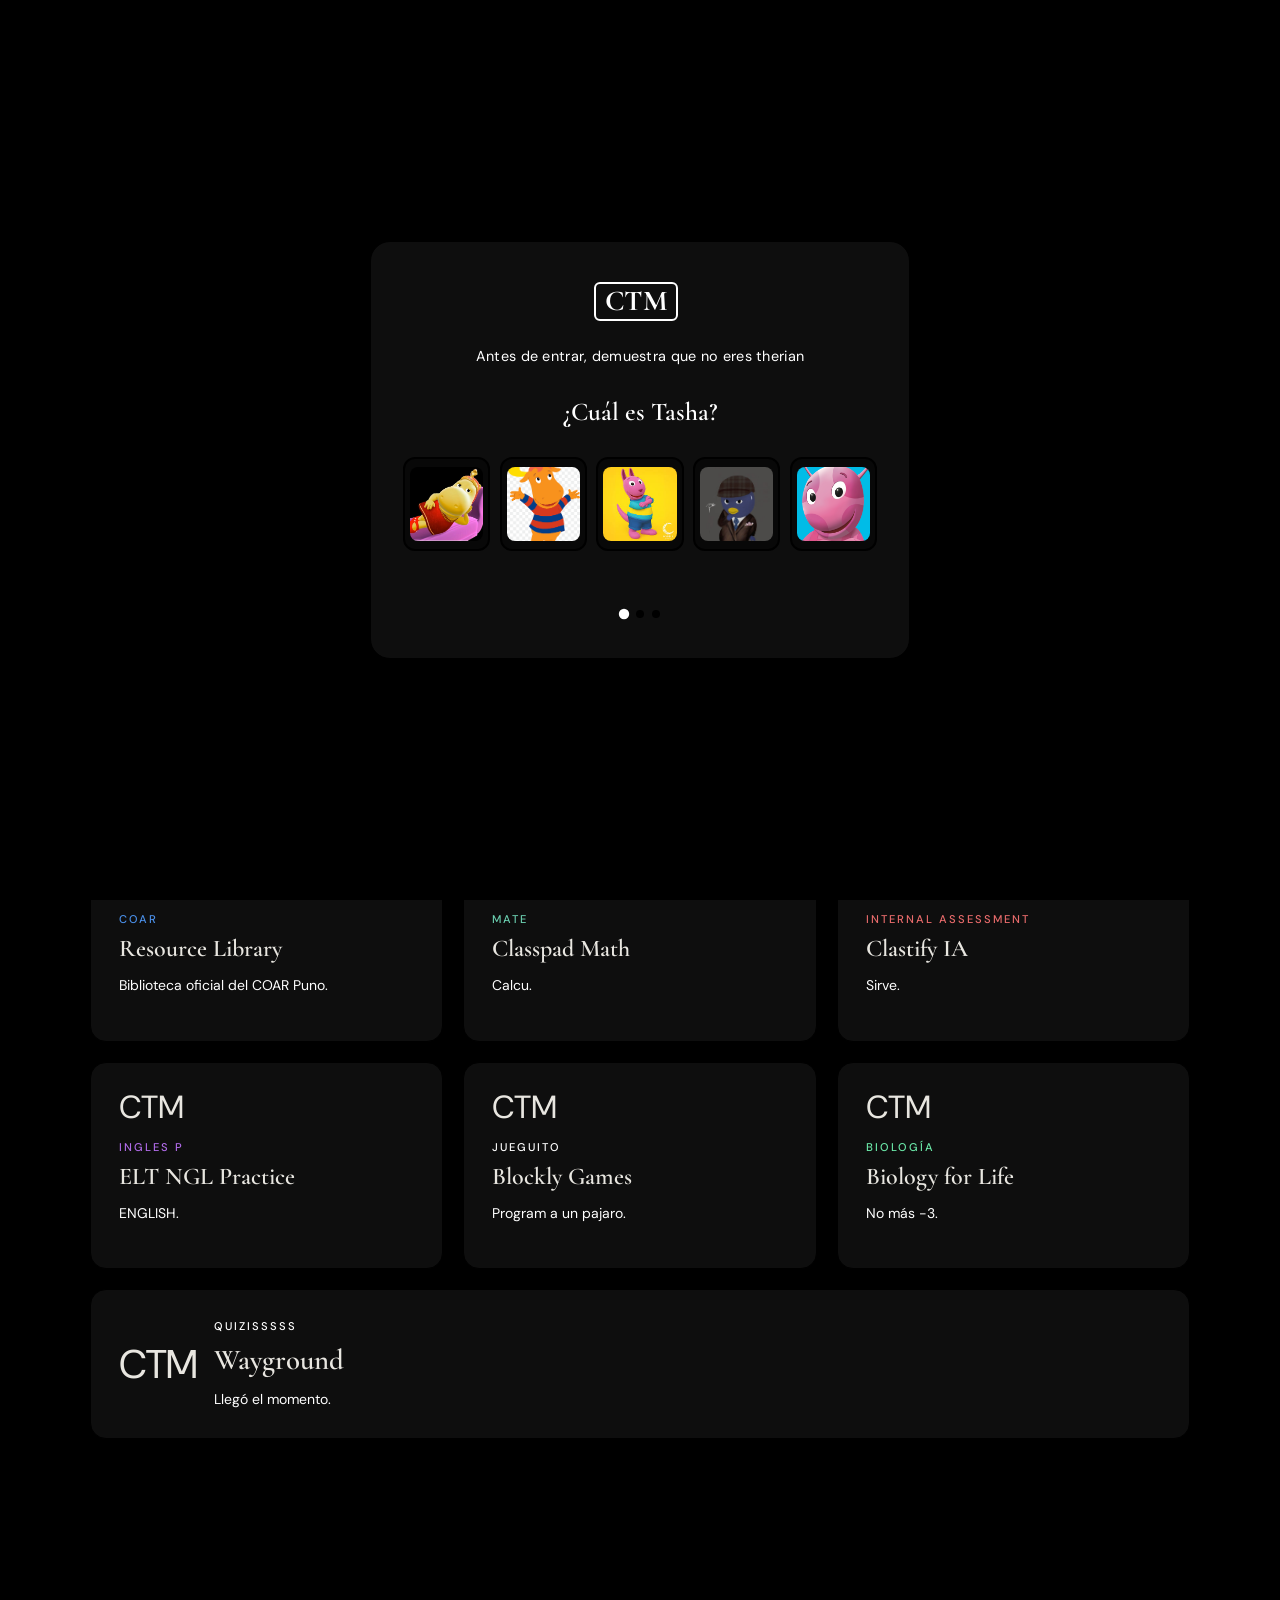
<file: index.html>
<!DOCTYPE html>
<html lang="es">
<head>
  <meta charset="UTF-8" />
  <meta name="viewport" content="width=device-width, initial-scale=1.0" />

  <!-- SEO Meta Tags -->
  <title>CTM</title>
  <meta name="description" content="Colección curada de herramientas esenciales para estudiantes del Bachillerato Internacional. Accede a recursos de matemáticas, biología, idiomas, programación y más." />
  <meta name="keywords" content="IB, International Baccalaureate, herramientas IB, recursos IB, bachillerato internacional, Clastify, Classpad, Blockly, ELTNGL" />
  <meta name="author" content="IB Tool" />
  <meta name="robots" content="index, follow" />

  <!-- Open Graph / Social -->
  <meta property="og:type" content="website" />
  <meta property="og:title" content="IB Tool — Herramientas para tu Preparación IB" />
  <meta property="og:description" content="Todos los recursos que necesitas para sobresalir en el Bachillerato Internacional, en un solo lugar." />
  <meta property="og:url" content="https://ib-toolkit.onrender.com" />

  <!-- Fonts -->
  <link rel="preconnect" href="https://fonts.googleapis.com" />
  <link rel="preconnect" href="https://fonts.gstatic.com" crossorigin />
  <link href="https://fonts.googleapis.com/css2?family=Cormorant+Garamond:wght@300;400;600;700&family=DM+Sans:wght@300;400;500;600&display=swap" rel="stylesheet" />

  <link rel="stylesheet" href="css/style.css" />

  <style>

    .pq-hub-wrap {
      position: relative; z-index: 5;
      min-height: 100vh;
      display: flex; flex-direction: column;
      align-items: center; justify-content: center;
      padding: 3rem 2rem; gap: 3rem;
    }
    .pq-hub-header {
      text-align: center;
      opacity: 0;
      animation: fadeUp 0.6s ease forwards 0.1s;
    }
    .pq-hub-label {
      font-size: 0.7rem; letter-spacing: 0.22em;
      text-transform: uppercase; color: #6bcfb0;
      margin-bottom: 0.5rem;
    }
    .pq-hub-title {
      font-family: 'Cormorant Garamond', Georgia, serif;
      font-size: clamp(2.2rem, 6vw, 4rem);
      font-weight: 600; color: #e8e6e0; line-height: 1.1;
    }
    .pq-hub-title em { font-style: italic; color: #6bcfb0; }
    .pq-hub-sub {
      font-size: 0.85rem; color: #7a7870;
      margin-top: 0.75rem; letter-spacing: 0.02em;
    }
    .pq-hub-nav {
      display: grid; grid-template-columns: 1fr 1fr;
      gap: 1.25rem; width: 100%; max-width: 600px;
      opacity: 0; animation: fadeUp 0.7s ease forwards 0.3s;
    }
    .pq-btn {
      position: relative;
      display: flex; flex-direction: column;
      align-items: flex-start; gap: 0.6rem;
      padding: 2rem 1.75rem;
      background: #0e0e0e;
      border: 1px solid rgba(255,255,255,0.09);
      border-radius: 16px;
      text-decoration: none; color: inherit; overflow: hidden;
      transition: transform 0.3s ease, border-color 0.3s ease, box-shadow 0.3s ease;
    }
    .pq-btn:hover { transform: translateY(-5px); box-shadow: 0 20px 50px rgba(0,0,0,0.5); }
    .pq-btn-a:hover { border-color: #6bcfb0; }
    .pq-btn-b:hover { border-color: #b06be8; }
    .pq-btn::before {
      content: ''; position: absolute;
      left: 0; top: 15%; bottom: 15%; width: 3px;
      border-radius: 0 3px 3px 0; opacity: 0;
      transition: opacity 0.3s ease, top 0.3s ease, bottom 0.3s ease;
    }
    .pq-btn-a::before { background: #6bcfb0; }
    .pq-btn-b::before { background: #b06be8; }
    .pq-btn:hover::before { opacity: 1; top: 8%; bottom: 8%; }
    .pq-btn-icon { font-size: 2rem; line-height: 1; }
    .pq-btn-tag {
      font-size: 0.65rem; letter-spacing: 0.2em;
      text-transform: uppercase; font-weight: 600;
    }
    .pq-btn-a .pq-btn-tag { color: #6bcfb0; }
    .pq-btn-b .pq-btn-tag { color: #b06be8; }
    .pq-btn-title {
      font-family: 'Cormorant Garamond', Georgia, serif;
      font-size: 1.6rem; font-weight: 600;
      color: #e8e6e0; line-height: 1.2;
      transition: color 0.3s ease;
    }
    .pq-btn-a:hover .pq-btn-title { color: #6bcfb0; }
    .pq-btn-b:hover .pq-btn-title { color: #b06be8; }
    .pq-btn-desc { font-size: 0.82rem; color: #7a7870; line-height: 1.5; }
    .pq-btn-arrow {
      position: absolute; bottom: 1.25rem; right: 1.25rem;
      font-size: 1rem; color: #3a3830;
      transition: transform 0.3s ease, color 0.3s ease;
    }
    .pq-btn-a:hover .pq-btn-arrow { transform: translate(3px,-3px); color: #6bcfb0; }
    .pq-btn-b:hover .pq-btn-arrow { transform: translate(3px,-3px); color: #b06be8; }
    .back-link {
      position: absolute; 
      top: 2rem; 
      left: 2rem;
      z-index: 100; /* Lo pone por encima de todo */
      color: #7a7870; 
      font-size: 0.82rem; 
      text-decoration: none;
      letter-spacing: 0.04em; 
      transition: color 0.2s;
      opacity: 1; /* Lo hace visible inmediatamente */
    }
    .back-link:hover { color: #fff; }
    @media (max-width: 520px) {
      .pq-hub-nav { grid-template-columns: 1fr; max-width: 320px; }
      .back-link { position: static; margin-bottom: 1rem; }
    }

  </style>

</head>

<body>

  <!-- ============================================
       CAPTCHA MODAL — Backyardigans
       ============================================ -->
  <div id="captcha-overlay" class="captcha-overlay">
    <div class="captcha-box">
      <div class="captcha-logo">
        <span class="logo-mark">CTM</span>
        <span class="logo-text"></span>
      </div>
      <p class="captcha-instruction">Antes de entrar, demuestra que no eres therian</p>
      <div class="captcha-challenge">
        <p class="captcha-question" id="captcha-question">¿Quién es...?</p>
        <div class="captcha-grid" id="captcha-grid"></div>
      </div>
      <p class="captcha-feedback" id="captcha-feedback"></p>
      <div class="captcha-progress">
        <span class="dot active" id="dot-0"></span>
        <span class="dot" id="dot-1"></span>
        <span class="dot" id="dot-2"></span>
      </div>
    </div>
  </div>
  
  <a href="general.html" class="back-link">← Volver</a>

  <!-- Background decoration -->
  <div class="bg-grid"></div>
  <div class="bg-orb orb-1"></div>
  <div class="bg-orb orb-2"></div>
  <div class="bg-orb orb-3"></div>

  <!-- Header -->
  <header class="site-header">
    <div class="header-inner">
      <div class="logo">
        <span class="logo-mark">CTM</span>
        <span class="logo-text"></span>
      </div>
        <img 
            src="assets/maquina1.jpeg"
            alt="A toda maquina sobrino."
            class="header-logo"
            width="150" 
            height="150"
            onerror="this.style.display='none'; document.getElementById('hero-title-fallback').style.display='block';"
        />

    </div>
  </header>

  <!-- Hero -->
  <section class="hero">
    <div class="hero-inner">
      <p class="hero-label">gaaaaa</p>

      <!-- TITLE IMAGE (sube assets/title1.png) -->
      <div class="hero-title-img-wrap">
        <img
          src="assets/title1.jpg"
          alt="Herramientas p ta duro el IB"
          class="hero-title-img"
          onerror="this.style.display='none'; document.getElementById('hero-title-fallback').style.display='block';"
        />
        <h1 class="hero-title" id="hero-title-fallback" style="display:none;">
          Herramientas p<br /><em>ta duro el IB</em>
        </h1>
      </div>

      <p class="hero-sub">
        Accede a lo que conozco noma
      </p>
    </div>
  </section>

  <!-- Tools Grid -->
  <main class="tools-section">
    <div class="tools-grid">

      <!-- Card 1 -->
      <a class="tool-card" href="https://bibliotecapuno.wixsite.com/coar/" target="_blank" rel="noopener noreferrer" data-category="Oficial">
        <div class="card-glow"></div>
        <div class="card-icon">CTM</div>
        <div class="card-body">
          <span class="card-tag">COAR</span>
          <h2 class="card-title">Resource Library</h2>
          <p class="card-desc">Biblioteca oficial del COAR Puno.</p>
        </div>
        <span class="card-arrow"></span>
      </a>

      <!-- Card 2 -->
      <a class="tool-card" href="https://classpad.net/note/#/tools/math" target="_blank" rel="noopener noreferrer" data-category="Matemáticas">
        <div class="card-glow"></div>
        <div class="card-icon">CTM</div>
        <div class="card-body">
          <span class="card-tag">Mate</span>
          <h2 class="card-title">Classpad Math</h2>
          <p class="card-desc">Calcu.</p>
        </div>
        <span class="card-arrow"></span>
      </a>

      <!-- Card 3 -->
      <a class="tool-card" href="https://www.clastify.com/ia" target="_blank" rel="noopener noreferrer" data-category="IAs">
        <div class="card-glow"></div>
        <div class="card-icon">CTM</div>
        <div class="card-body">
          <span class="card-tag">Internal Assessment</span>
          <h2 class="card-title">Clastify IA</h2>
          <p class="card-desc">Sirve.</p>
        </div>
        <span class="card-arrow"></span>
      </a>

      <!-- Card 4 -->
      <a class="tool-card" href="https://learn.eltngl.com/dashboard/practice" target="_blank" rel="noopener noreferrer" data-category="Idiomas">
        <div class="card-glow"></div>
        <div class="card-icon">CTM</div>
        <div class="card-body">
          <span class="card-tag">INGLES P</span>
          <h2 class="card-title">ELT NGL Practice</h2>
          <p class="card-desc">ENGLISH.</p>
        </div>
        <span class="card-arrow"></span>
      </a>

      <!-- Card 5 -->
      <a class="tool-card" href="https://blockly.games/?lang=en" target="_blank" rel="noopener noreferrer" data-category="Programación">
        <div class="card-glow"></div>
        <div class="card-icon">CTM</div>
        <div class="card-body">
          <span class="card-tag">JUEGUITO</span>
          <h2 class="card-title">Blockly Games</h2>
          <p class="card-desc">Program a un pajaro.</p>
        </div>
        <span class="card-arrow"></span>
      </a>

      <!-- Card 6 -->
      <a class="tool-card" href="https://www.biologyforlife.com/" target="_blank" rel="noopener noreferrer" data-category="Ciencias">
        <div class="card-glow"></div>
        <div class="card-icon">CTM</div>
        <div class="card-body">
          <span class="card-tag">Biología</span>
          <h2 class="card-title">Biology for Life</h2>
          <p class="card-desc">No más -3.</p>
        </div>
        <span class="card-arrow"></span>
      </a>

      <!-- Card 7 -->
      <a class="tool-card tool-card--wide" href="https://wayground.com/join" target="_blank" rel="noopener noreferrer" data-category="Comunidad">
        <div class="card-glow"></div>
        <div class="card-icon">CTM</div>
        <div class="card-body">
          <span class="card-tag">Quizisssss</span>
          <h2 class="card-title">Wayground</h2>
          <p class="card-desc">Llegó el momento.</p>
        </div>
        <span class="card-arrow"></span>
      </a>

    </div>
  </main>

  <!-- Footer -->
  <footer class="site-footer">
    <p>Con fe progresa la pagina progresa</p>
  </footer>

  <script src="js/captcha.js"></script>
  <script src="js/tracker.js"></script>
  <script src="js/main.js"></script>
</body>
</html>
</file>
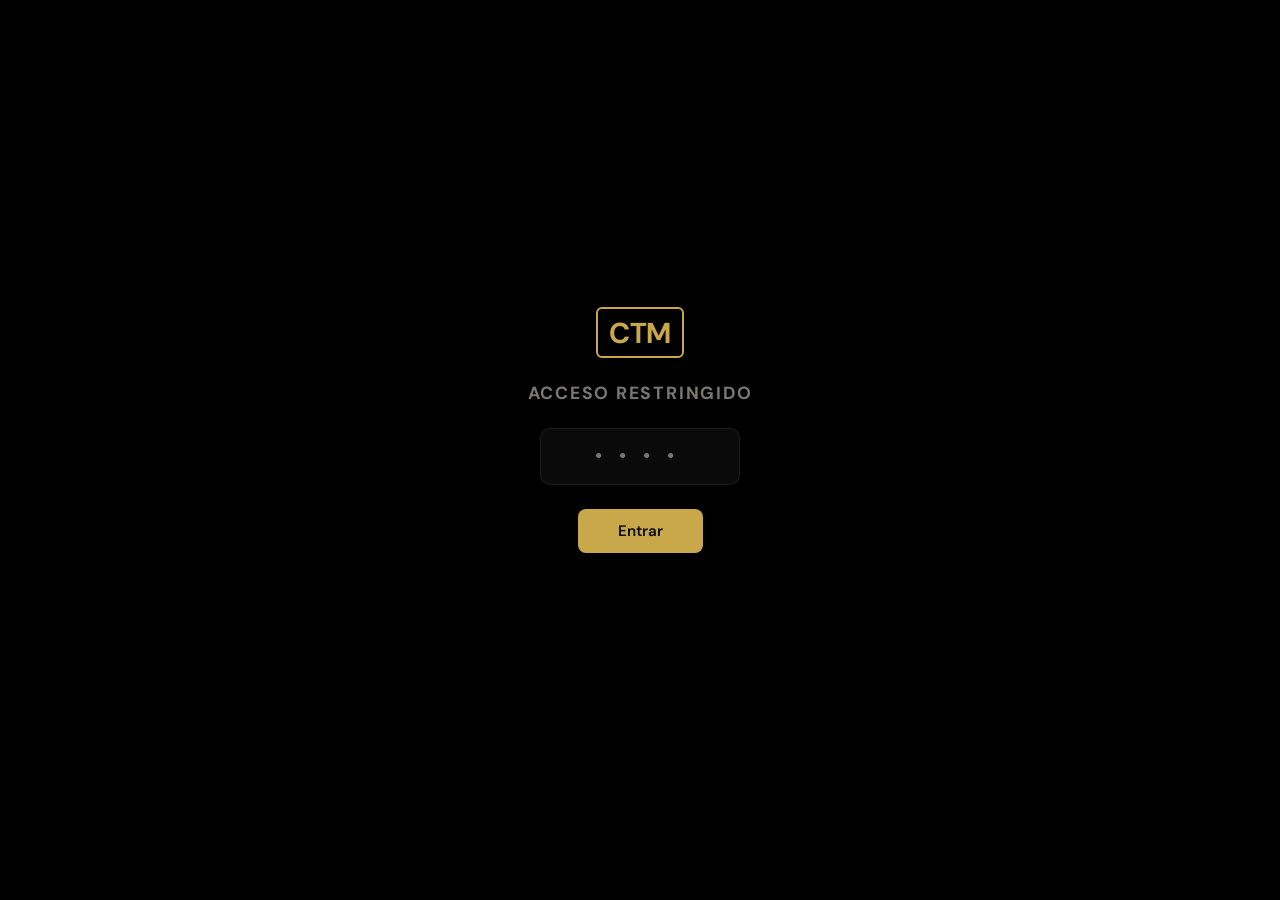
<file: ctm.html>
<!DOCTYPE html>
<html lang="es">
<head>
  <meta charset="UTF-8" />
  <meta name="viewport" content="width=device-width, initial-scale=1.0" />
  <title>CTM — Registro de Visitas | IB Tool</title>
  <meta name="robots" content="noindex, nofollow" />

  <link rel="preconnect" href="https://fonts.googleapis.com" />
  <link href="https://fonts.googleapis.com/css2?family=DM+Sans:wght@300;400;500;600&family=DM+Mono:wght@400;500&display=swap" rel="stylesheet" />

  <style>
    :root {
      --bg:       #000000;
      --surface:  #0a0a0a;
      --border:   rgba(255,255,255,0.08);
      --gold:     #c9a84c;
      --green:    #6be8a8;
      --red:      #e86b6b;
      --text:     #e8e6e0;
      --muted:    #7a7870;
      --dim:      #3a3830;
      --mono:     'DM Mono', monospace;
      --sans:     'DM Sans', sans-serif;
    }

    *, *::before, *::after { box-sizing: border-box; margin:0; padding:0; }

    body {
      background: var(--bg);
      color: var(--text);
      font-family: var(--sans);
      min-height: 100vh;
    }

    /* ── Lock screen ─────────────────────────── */
    #lock-screen {
      position: fixed;
      inset: 0;
      background: var(--bg);
      display: flex;
      flex-direction: column;
      align-items: center;
      justify-content: center;
      gap: 1.5rem;
      z-index: 999;
    }

    #lock-screen h2 {
      font-family: var(--sans);
      font-size: 1.1rem;
      color: var(--muted);
      letter-spacing: 0.1em;
      text-transform: uppercase;
    }

    .lock-logo {
      font-size: 1.8rem;
      font-weight: 700;
      color: var(--gold);
      border: 2px solid var(--gold);
      padding: 0.3rem 0.7rem;
      border-radius: 6px;
      letter-spacing: -0.02em;
    }

    #pin-input {
      background: var(--surface);
      border: 1px solid var(--border);
      color: var(--text);
      font-family: var(--mono);
      font-size: 1.4rem;
      letter-spacing: 0.5em;
      padding: 0.8rem 1.2rem;
      border-radius: 10px;
      text-align: center;
      width: 200px;
      outline: none;
      transition: border-color 0.2s;
    }
    #pin-input:focus { border-color: var(--gold); }

    #lock-btn {
      background: var(--gold);
      color: #0b0c10;
      border: none;
      padding: 0.75rem 2.5rem;
      border-radius: 8px;
      font-family: var(--sans);
      font-weight: 600;
      font-size: 0.95rem;
      cursor: pointer;
      transition: opacity 0.2s;
    }
    #lock-btn:hover { opacity: 0.85; }

    #lock-error {
      color: var(--red);
      font-size: 0.85rem;
      min-height: 1.2em;
    }

    /* ── Dashboard ───────────────────────────── */
    #dashboard { display: none; padding: 2rem; }

    .dash-header {
      display: flex;
      align-items: center;
      justify-content: space-between;
      margin-bottom: 2rem;
      flex-wrap: wrap;
      gap: 1rem;
      border-bottom: 1px solid var(--border);
      padding-bottom: 1.5rem;
    }

    .dash-title {
      display: flex;
      align-items: center;
      gap: 0.75rem;
    }

    .dash-logo {
      font-size: 1.2rem;
      font-weight: 700;
      color: var(--gold);
      border: 2px solid var(--gold);
      padding: 0.2rem 0.5rem;
      border-radius: 5px;
    }

    .dash-title h1 {
      font-size: 1.1rem;
      font-weight: 500;
      color: var(--text);
    }

    .dash-actions {
      display: flex;
      gap: 0.75rem;
    }

    .btn {
      padding: 0.5rem 1.1rem;
      border-radius: 7px;
      border: 1px solid var(--border);
      font-family: var(--sans);
      font-size: 0.82rem;
      cursor: pointer;
      transition: all 0.2s;
    }
    .btn-ghost { background: transparent; color: var(--muted); }
    .btn-ghost:hover { border-color: var(--gold); color: var(--gold); }
    .btn-danger { background: transparent; color: var(--red); border-color: rgba(232,107,107,0.3); }
    .btn-danger:hover { background: rgba(232,107,107,0.1); }
    .btn-export { background: var(--gold); color: #0b0c10; border-color: var(--gold); font-weight: 600; }
    .btn-export:hover { opacity: 0.85; }

    /* ── Stats cards ─────────────────────────── */
    .stats-row {
      display: grid;
      grid-template-columns: repeat(auto-fit, minmax(150px, 1fr));
      gap: 1rem;
      margin-bottom: 2rem;
    }

    .stat-card {
      background: var(--surface);
      border: 1px solid var(--border);
      border-radius: 12px;
      padding: 1.2rem;
    }

    .stat-label {
      font-size: 0.7rem;
      letter-spacing: 0.15em;
      text-transform: uppercase;
      color: var(--muted);
      margin-bottom: 0.4rem;
    }

    .stat-value {
      font-size: 2rem;
      font-weight: 600;
      color: var(--gold);
      font-family: var(--mono);
      line-height: 1;
    }

    .stat-sub {
      font-size: 0.75rem;
      color: var(--muted);
      margin-top: 0.3rem;
    }

    /* ── Table ───────────────────────────────── */
    .table-wrap {
      background: var(--surface);
      border: 1px solid var(--border);
      border-radius: 14px;
      overflow: hidden;
    }

    .table-toolbar {
      display: flex;
      align-items: center;
      justify-content: space-between;
      padding: 1rem 1.5rem;
      border-bottom: 1px solid var(--border);
    }

    .table-toolbar h2 {
      font-size: 0.85rem;
      font-weight: 500;
      color: var(--muted);
      letter-spacing: 0.08em;
      text-transform: uppercase;
    }

    #search-input {
      background: var(--bg);
      border: 1px solid var(--border);
      color: var(--text);
      font-family: var(--sans);
      font-size: 0.82rem;
      padding: 0.4rem 0.8rem;
      border-radius: 6px;
      outline: none;
      width: 200px;
      transition: border-color 0.2s;
    }
    #search-input:focus { border-color: var(--gold); }
    #search-input::placeholder { color: var(--dim); }

    .visits-table {
      width: 100%;
      border-collapse: collapse;
      font-size: 0.82rem;
    }

    .visits-table th {
      padding: 0.75rem 1rem;
      text-align: left;
      font-size: 0.7rem;
      letter-spacing: 0.12em;
      text-transform: uppercase;
      color: var(--muted);
      background: rgba(255,255,255,0.02);
      border-bottom: 1px solid var(--border);
      white-space: nowrap;
    }

    .visits-table td {
      padding: 0.75rem 1rem;
      border-bottom: 1px solid rgba(255,255,255,0.04);
      color: var(--text);
      vertical-align: middle;
      white-space: nowrap;
    }

    .visits-table tr:last-child td { border-bottom: none; }
    .visits-table tbody tr:hover td { background: rgba(255,255,255,0.02); }

    .badge {
      display: inline-block;
      padding: 0.2rem 0.55rem;
      border-radius: 4px;
      font-size: 0.7rem;
      font-weight: 500;
      font-family: var(--mono);
    }

    .badge-os    { background: rgba(74,143,232,0.15); color: #4a8fe8; }
    .badge-br    { background: rgba(107,232,168,0.12); color: var(--green); }
    .badge-id    { background: rgba(201,168,76,0.1); color: var(--gold); letter-spacing: 0.05em; }

    .mono { font-family: var(--mono); color: var(--muted); font-size: 0.78rem; }

    .visit-num {
      font-family: var(--mono);
      color: var(--dim);
      font-size: 0.75rem;
    }

    #empty-state {
      text-align: center;
      padding: 4rem 2rem;
      color: var(--muted);
    }
    #empty-state p { font-size: 0.9rem; }
    #empty-state .big { font-size: 2.5rem; margin-bottom: 0.75rem; }

    /* Scrollable on small screens */
    .table-scroll { overflow-x: auto; }

    /* Back link */
    .back-link {
      display: inline-flex;
      align-items: center;
      gap: 0.4rem;
      color: var(--muted);
      font-size: 0.82rem;
      text-decoration: none;
      transition: color 0.2s;
    }
    .back-link:hover { color: var(--gold); }
  </style>
</head>
<body>

  <!-- ── Lock Screen ─────────────────────────────────── -->
  <div id="lock-screen">
    <span class="lock-logo">CTM</span>
    <h2>Acceso restringido</h2>
    <input type="password" id="pin-input" placeholder="••••" maxlength="10" autocomplete="off" />
    <button class="btn btn-export" id="lock-btn">Entrar</button>
    <span id="lock-error"></span>
  </div>

  <!-- ── Dashboard ───────────────────────────────────── -->
  <div id="dashboard">

    <div class="dash-header">
      <div class="dash-title">
        <span class="dash-logo">CTM</span>
        <h1>VISITAS<span style="color:var(--muted)">/ CTM</span></h1>
      </div>
      <div class="dash-actions">
        <a href="general.html" class="btn btn-ghost back-link">Volver</a>
        <button class="btn btn-export" onclick="exportCSV()">Exportar CSV</button>
        <button class="btn btn-danger" onclick="clearAll()">Borrar todo</button>
      </div>
    </div>

    <!-- Stats -->
    <div class="stats-row">
      <div class="stat-card">
        <p class="stat-label">Total visitas</p>
        <p class="stat-value" id="stat-total">0</p>
        <p class="stat-sub">desde el inicio</p>
      </div>
      <div class="stat-card">
        <p class="stat-label">Dispositivos únicos</p>
        <p class="stat-value" id="stat-unique">0</p>
        <p class="stat-sub">IDs distintos</p>
      </div>
      <div class="stat-card">
        <p class="stat-label">Última visita</p>
        <p class="stat-value" style="font-size:1.1rem;padding-top:0.5rem" id="stat-last">—</p>
        <p class="stat-sub" id="stat-last-time">—</p>
      </div>
      <div class="stat-card">
        <p class="stat-label">SO más frecuente</p>
        <p class="stat-value" style="font-size:1.1rem;padding-top:0.5rem" id="stat-os">—</p>
        <p class="stat-sub" id="stat-os-count">—</p>
      </div>
    </div>

    <!-- Table -->
    <div class="table-wrap">
      <div class="table-toolbar">
        <h2>Historial</h2>
        <input type="text" id="search-input" placeholder="Buscar por OS, navegador, ID…" oninput="renderTable()" />
      </div>
      <div class="table-scroll">
        <table class="visits-table">
          <thead>
            <tr>
              <th>#</th>
              <th>Fecha</th>
              <th>Hora</th>
              <th>Dispositivo ID</th>
              <th>Sistema Op.</th>
              <th>Navegador</th>
              <th>Pantalla</th>
              <th>Idioma</th>
              <th>Zona horaria</th>
            </tr>
          </thead>
          <tbody id="visits-tbody"></tbody>
        </table>
        <div id="empty-state" style="display:none;">
          <p class="big"></p>
          <p>No hay visitas registradas todavía.</p>
        </div>
      </div>
    </div>

  </div>

  <script>
    // ── Contraseña de acceso ──────────────────────────────
    // Cámbiala aquí: es la clave para ver el dashboard
    const ACCESS_PIN = '1234';

    const STORE_KEY = 'ib_visits';
    let allVisits   = [];

    // ── Lock screen ───────────────────────────────────────
    document.getElementById('pin-input').addEventListener('keydown', e => {
      if (e.key === 'Enter') checkPin();
    });
    document.getElementById('lock-btn').addEventListener('click', checkPin);

    function checkPin() {
      const val = document.getElementById('pin-input').value;
      if (val === ACCESS_PIN) {
        document.getElementById('lock-screen').style.display = 'none';
        document.getElementById('dashboard').style.display   = 'block';
        loadData();
      } else {
        const err = document.getElementById('lock-error');
        err.textContent = 'PIN incorrecto ❌';
        document.getElementById('pin-input').value = '';
        setTimeout(() => { err.textContent = ''; }, 2000);
      }
    }

    // ── Cargar datos ──────────────────────────────────────
    function loadData() {
      try {
        allVisits = JSON.parse(localStorage.getItem(STORE_KEY) || '[]');
      } catch { allVisits = []; }
      renderStats();
      renderTable();
    }

    // ── Stats ─────────────────────────────────────────────
    function renderStats() {
      document.getElementById('stat-total').textContent = allVisits.length;

      const unique = new Set(allVisits.map(v => v.id)).size;
      document.getElementById('stat-unique').textContent = unique;

      if (allVisits.length) {
        const last = allVisits[allVisits.length - 1];
        document.getElementById('stat-last').textContent      = last.fecha;
        document.getElementById('stat-last-time').textContent = last.hora;
      }

      // OS más frecuente
      const osCounts = allVisits.reduce((acc, v) => {
        acc[v.os] = (acc[v.os] || 0) + 1; return acc;
      }, {});
      const topOs = Object.entries(osCounts).sort((a,b) => b[1]-a[1])[0];
      if (topOs) {
        document.getElementById('stat-os').textContent       = topOs[0];
        document.getElementById('stat-os-count').textContent = `${topOs[1]} visita${topOs[1]>1?'s':''}`;
      }
    }

    // ── Tabla ─────────────────────────────────────────────
    function renderTable() {
      const query  = document.getElementById('search-input').value.toLowerCase();
      const tbody  = document.getElementById('visits-tbody');
      const empty  = document.getElementById('empty-state');

      // Filtrar y mostrar en orden más reciente primero
      const filtered = [...allVisits]
        .reverse()
        .filter(v =>
          !query ||
          v.os.toLowerCase().includes(query)     ||
          v.browser.toLowerCase().includes(query)||
          v.id.toLowerCase().includes(query)     ||
          v.idioma.toLowerCase().includes(query) ||
          v.zona.toLowerCase().includes(query)
        );

      if (!filtered.length) {
        tbody.innerHTML = '';
        empty.style.display = 'block';
        return;
      }
      empty.style.display = 'none';

      const total = allVisits.length;
      tbody.innerHTML = filtered.map((v, i) => `
        <tr>
          <td class="visit-num">${total - i}</td>
          <td class="mono">${v.fecha}</td>
          <td class="mono">${v.hora}</td>
          <td><span class="badge badge-id">${v.id}</span></td>
          <td><span class="badge badge-os">${v.os}</span></td>
          <td><span class="badge badge-br">${v.browser}</span></td>
          <td class="mono">${v.pantalla}</td>
          <td class="mono">${v.idioma}</td>
          <td class="mono">${v.zona}</td>
        </tr>
      `).join('');
    }

    // ── Exportar CSV ──────────────────────────────────────
    function exportCSV() {
      if (!allVisits.length) return alert('No hay datos para exportar.');
      const headers = ['#','fecha','hora','id','os','browser','pantalla','idioma','zona','iso'];
      const rows    = allVisits.map((v, i) =>
        [i+1, v.fecha, v.hora, v.id, v.os, v.browser, v.pantalla, v.idioma, v.zona, v.iso]
          .map(c => `"${c}"`).join(',')
      );
      const csv  = [headers.join(','), ...rows].join('\n');
      const blob = new Blob([csv], { type: 'text/csv;charset=utf-8;' });
      const url  = URL.createObjectURL(blob);
      const a    = Object.assign(document.createElement('a'), { href: url, download: 'ib_visitas.csv' });
      a.click();
      URL.revokeObjectURL(url);
    }

    // ── Borrar todo ───────────────────────────────────────
    function clearAll() {
      if (!confirm('¿Borrar TODOS los registros? Esta acción no se puede deshacer.')) return;
      localStorage.removeItem(STORE_KEY);
      allVisits = [];
      renderStats();
      renderTable();
    }
  </script>
</body>
</html>
</file>
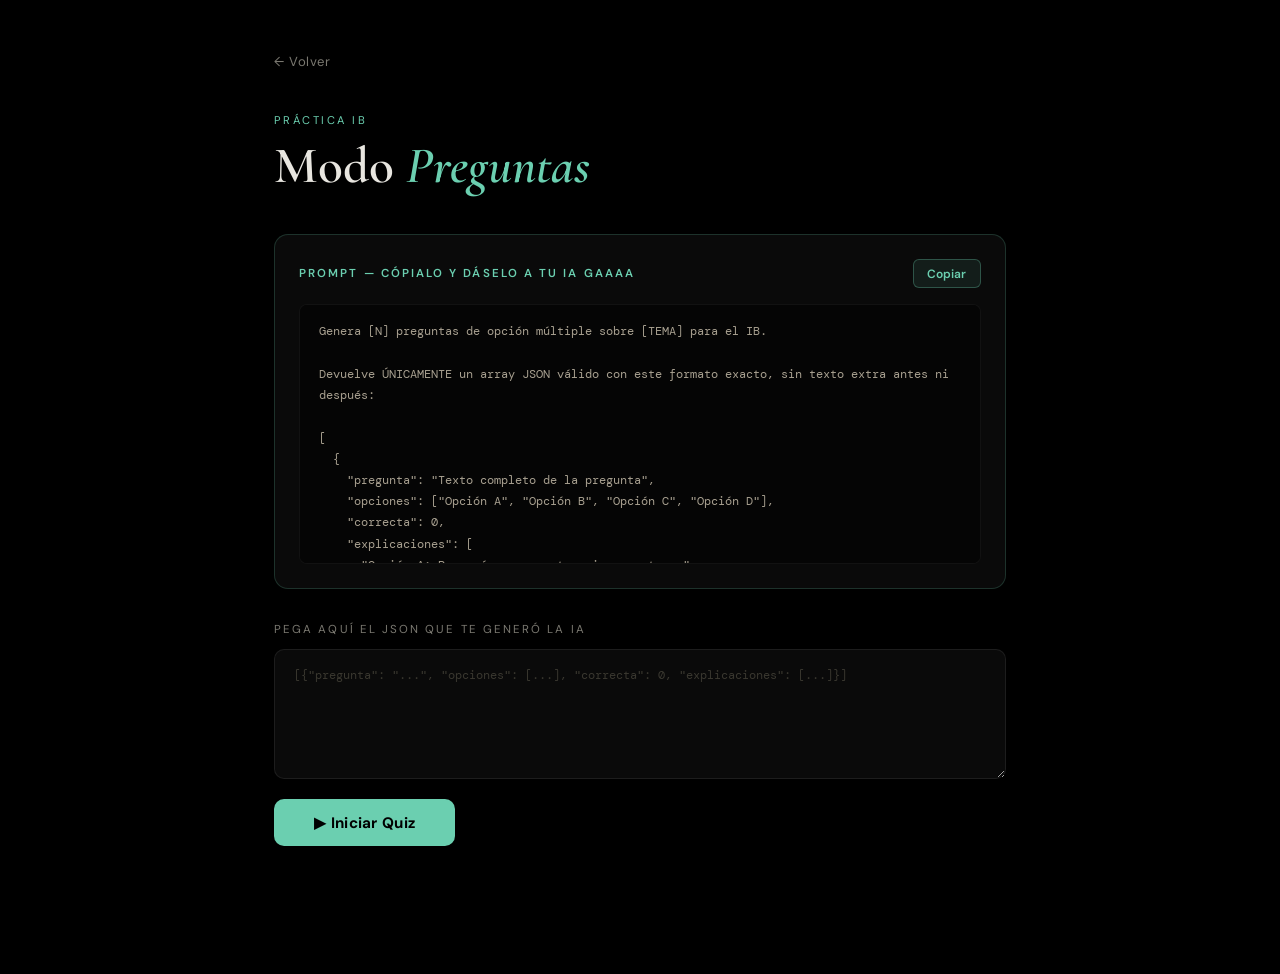
<file: espera.html>
<!DOCTYPE html>
<html lang="es">
<head>
  <meta charset="UTF-8" />
  <meta name="viewport" content="width=device-width, initial-scale=1.0" />
  <title>Preguntas — CTM</title>
  <meta name="robots" content="noindex" />

  <link rel="preconnect" href="https://fonts.googleapis.com" />
  <link rel="preconnect" href="https://fonts.gstatic.com" crossorigin />
  <link href="https://fonts.googleapis.com/css2?family=Cormorant+Garamond:wght@300;400;600;700&family=DM+Sans:wght@300;400;500;600&family=DM+Mono:wght@400;500&display=swap" rel="stylesheet" />
  <link rel="stylesheet" href="css/style.css" />

  <style>
    /* ─────────────────────────────────────────
       VARIABLES EXTRA
    ───────────────────────────────────────── */
    :root {
      --green:  #6be8a8;
      --red:    #e86b6b;
      --blue:   #4a8fe8;
      --mono:   'DM Mono', monospace;
    }

    /* ─────────────────────────────────────────
       LAYOUT BASE
    ───────────────────────────────────────── */
    .pq-wrap {
      position: relative;
      z-index: 5;
      max-width: 780px;
      margin: 0 auto;
      padding: 3rem 1.5rem 5rem;
    }

    /* Back link */
    .back-link {
      display: inline-flex;
      align-items: center;
      gap: 0.4rem;
      color: #7a7870;
      font-size: 0.82rem;
      text-decoration: none;
      margin-bottom: 2.5rem;
      transition: color 0.2s;
      letter-spacing: 0.04em;
    }
    .back-link:hover { color: #fff; }

    /* ─────────────────────────────────────────
       HEADER
    ───────────────────────────────────────── */
    .pq-header {
      margin-bottom: 2.5rem;
      opacity: 0;
      animation: fadeUp 0.6s ease forwards 0.1s;
    }

    .pq-label {
      font-size: 0.7rem;
      letter-spacing: 0.22em;
      text-transform: uppercase;
      color: #6bcfb0;
      margin-bottom: 0.5rem;
    }

    .pq-title {
      font-family: 'Cormorant Garamond', Georgia, serif;
      font-size: clamp(2rem, 5vw, 3.2rem);
      font-weight: 600;
      color: #e8e6e0;
      line-height: 1.1;
    }

    .pq-title em { font-style: italic; color: #6bcfb0; }

    /* ─────────────────────────────────────────
       PROMPT BOX (instrucciones para la IA)
    ───────────────────────────────────────── */
    .prompt-section {
      background: #0a0a0a;
      border: 1px solid rgba(107,207,176,0.2);
      border-radius: 14px;
      padding: 1.5rem;
      margin-bottom: 2rem;
      opacity: 0;
      animation: fadeUp 0.6s ease forwards 0.2s;
    }

    .prompt-header {
      display: flex;
      align-items: center;
      justify-content: space-between;
      margin-bottom: 1rem;
      gap: 1rem;
    }

    .prompt-title {
      font-size: 0.72rem;
      letter-spacing: 0.18em;
      text-transform: uppercase;
      color: #6bcfb0;
      font-weight: 600;
    }

    .copy-btn {
      background: rgba(107,207,176,0.1);
      border: 1px solid rgba(107,207,176,0.3);
      color: #6bcfb0;
      font-family: 'DM Sans', sans-serif;
      font-size: 0.75rem;
      font-weight: 600;
      padding: 0.35rem 0.85rem;
      border-radius: 6px;
      cursor: pointer;
      transition: all 0.2s;
      white-space: nowrap;
      flex-shrink: 0;
    }
    .copy-btn:hover { background: rgba(107,207,176,0.2); }
    .copy-btn.copied { background: rgba(107,232,168,0.2); color: var(--green); }

    .prompt-box {
      background: #050505;
      border: 1px solid rgba(255,255,255,0.05);
      border-radius: 8px;
      padding: 1rem 1.2rem;
      font-family: 'DM Mono', monospace;
      font-size: 0.78rem;
      color: #a8a090;
      line-height: 1.7;
      white-space: pre-wrap;
      word-break: break-word;
      max-height: 260px;
      overflow-y: auto;
      user-select: all;
    }

    .prompt-box::-webkit-scrollbar { width: 4px; }
    .prompt-box::-webkit-scrollbar-track { background: transparent; }
    .prompt-box::-webkit-scrollbar-thumb { background: rgba(255,255,255,0.1); border-radius: 2px; }

    /* ─────────────────────────────────────────
       PASTE AREA
    ───────────────────────────────────────── */
    .paste-section {
      margin-bottom: 1.5rem;
      opacity: 0;
      animation: fadeUp 0.6s ease forwards 0.3s;
    }

    .paste-label {
      font-size: 0.72rem;
      letter-spacing: 0.18em;
      text-transform: uppercase;
      color: #7a7870;
      margin-bottom: 0.6rem;
      display: block;
    }

    #json-input {
      width: 100%;
      min-height: 130px;
      background: #0a0a0a;
      border: 1px solid rgba(255,255,255,0.08);
      border-radius: 10px;
      color: #e8e6e0;
      font-family: 'DM Mono', monospace;
      font-size: 0.78rem;
      padding: 1rem 1.2rem;
      resize: vertical;
      outline: none;
      transition: border-color 0.2s;
      line-height: 1.6;
    }
    #json-input:focus { border-color: #6bcfb0; }
    #json-input::placeholder { color: #3a3830; }

    .start-btn {
      margin-top: 0.75rem;
      background: #6bcfb0;
      color: #000;
      border: none;
      padding: 0.85rem 2.5rem;
      border-radius: 10px;
      font-family: 'DM Sans', sans-serif;
      font-weight: 700;
      font-size: 0.95rem;
      cursor: pointer;
      transition: opacity 0.2s, transform 0.2s;
      letter-spacing: 0.02em;
    }
    .start-btn:hover { opacity: 0.85; transform: translateY(-2px); }

    .parse-error {
      color: var(--red);
      font-size: 0.82rem;
      margin-top: 0.5rem;
      min-height: 1.2em;
    }

    /* ─────────────────────────────────────────
       QUIZ
    ───────────────────────────────────────── */
    #quiz-section { display: none; }

    /* Progress bar */
    .quiz-meta {
      display: flex;
      align-items: center;
      justify-content: space-between;
      margin-bottom: 1.25rem;
    }

    .quiz-counter {
      font-size: 0.78rem;
      color: #7a7870;
      font-family: 'DM Mono', monospace;
      letter-spacing: 0.08em;
    }

    .quiz-score-badge {
      font-size: 0.78rem;
      color: #7a7870;
      font-family: 'DM Mono', monospace;
    }
    .quiz-score-badge span { color: var(--green); }

    .progress-bar-wrap {
      height: 3px;
      background: rgba(255,255,255,0.06);
      border-radius: 2px;
      margin-bottom: 2rem;
      overflow: hidden;
    }

    .progress-bar-fill {
      height: 100%;
      background: #6bcfb0;
      border-radius: 2px;
      transition: width 0.4s ease;
      width: 0%;
    }

    /* Question card */
    .question-card {
      background: #0e0e0e;
      border: 1px solid rgba(255,255,255,0.07);
      border-radius: 16px;
      padding: 2rem;
      margin-bottom: 1.25rem;
    }

    .question-num {
      font-size: 0.68rem;
      letter-spacing: 0.2em;
      text-transform: uppercase;
      color: #6bcfb0;
      margin-bottom: 0.75rem;
      font-weight: 600;
    }

    .question-text {
      font-family: 'Cormorant Garamond', Georgia, serif;
      font-size: 1.45rem;
      font-weight: 600;
      color: #e8e6e0;
      line-height: 1.4;
    }

    /* Options */
    .options-grid {
      display: flex;
      flex-direction: column;
      gap: 0.65rem;
      margin-bottom: 1rem;
    }

    .option-btn {
      display: flex;
      align-items: flex-start;
      gap: 0.85rem;
      background: #0a0a0a;
      border: 1.5px solid rgba(255,255,255,0.07);
      border-radius: 10px;
      padding: 0.9rem 1.1rem;
      cursor: pointer;
      text-align: left;
      color: #e8e6e0;
      font-family: 'DM Sans', sans-serif;
      font-size: 0.9rem;
      line-height: 1.5;
      transition: border-color 0.2s, background 0.2s, transform 0.15s;
      width: 100%;
    }

    .option-btn:not(:disabled):hover {
      border-color: rgba(107,207,176,0.4);
      background: rgba(107,207,176,0.04);
      transform: translateX(3px);
    }

    .option-btn:disabled { cursor: default; }

    .option-letter {
      font-family: 'DM Mono', monospace;
      font-size: 0.72rem;
      font-weight: 500;
      color: #4a4840;
      background: rgba(255,255,255,0.04);
      border-radius: 5px;
      padding: 0.15rem 0.4rem;
      flex-shrink: 0;
      margin-top: 0.1rem;
      transition: all 0.2s;
    }

    /* States */
    .option-btn.correct {
      border-color: var(--green);
      background: rgba(107,232,168,0.08);
    }
    .option-btn.correct .option-letter {
      background: var(--green);
      color: #000;
    }

    .option-btn.wrong {
      border-color: var(--red);
      background: rgba(232,107,107,0.08);
    }
    .option-btn.wrong .option-letter {
      background: var(--red);
      color: #000;
    }

    .option-btn.revealed {
      border-color: rgba(255,255,255,0.04);
      opacity: 0.45;
    }

    /* Explanation box */
    .explanation-box {
      display: none;
      background: #050505;
      border-radius: 10px;
      padding: 1rem 1.25rem;
      margin-top: 0.5rem;
      font-size: 0.85rem;
      line-height: 1.65;
      border-left: 3px solid;
      animation: fadeUp 0.3s ease;
    }

    .explanation-box.show { display: block; }

    .explanation-box.correct-exp {
      border-color: var(--green);
      color: #9ee8c5;
    }

    .explanation-box.wrong-exp {
      border-color: var(--red);
      color: #e8a0a0;
    }

    .exp-tag {
      font-size: 0.68rem;
      letter-spacing: 0.15em;
      text-transform: uppercase;
      font-weight: 700;
      margin-bottom: 0.4rem;
      display: block;
    }

    .correct-exp .exp-tag { color: var(--green); }
    .wrong-exp   .exp-tag { color: var(--red); }

    /* Next button */
    .next-btn {
      display: none;
      background: transparent;
      border: 1.5px solid rgba(255,255,255,0.12);
      color: #e8e6e0;
      font-family: 'DM Sans', sans-serif;
      font-size: 0.9rem;
      font-weight: 500;
      padding: 0.8rem 2rem;
      border-radius: 10px;
      cursor: pointer;
      transition: all 0.2s;
      margin-top: 0.5rem;
    }
    .next-btn:hover { border-color: #6bcfb0; color: #6bcfb0; transform: translateX(4px); }

    /* ─────────────────────────────────────────
       RESULTS
    ───────────────────────────────────────── */
    #results-section {
      display: none;
      text-align: center;
      padding: 3rem 1rem;
      animation: fadeUp 0.6s ease;
    }

    .results-emoji { font-size: 4rem; margin-bottom: 1rem; }

    .results-title {
      font-family: 'Cormorant Garamond', Georgia, serif;
      font-size: 2.5rem;
      font-weight: 600;
      color: #e8e6e0;
      margin-bottom: 0.5rem;
    }

    .results-score {
      font-family: 'DM Mono', monospace;
      font-size: 3.5rem;
      font-weight: 500;
      margin: 1rem 0;
    }

    .results-sub {
      font-size: 0.9rem;
      color: #7a7870;
      margin-bottom: 2rem;
    }

    .results-restart {
      background: #6bcfb0;
      color: #000;
      border: none;
      padding: 0.85rem 2.5rem;
      border-radius: 10px;
      font-family: 'DM Sans', sans-serif;
      font-weight: 700;
      font-size: 0.95rem;
      cursor: pointer;
      transition: opacity 0.2s;
      margin-right: 0.75rem;
    }
    .results-restart:hover { opacity: 0.85; }

    .results-back {
      background: transparent;
      border: 1px solid rgba(255,255,255,0.1);
      color: #7a7870;
      padding: 0.85rem 2rem;
      border-radius: 10px;
      font-family: 'DM Sans', sans-serif;
      font-size: 0.9rem;
      cursor: pointer;
      text-decoration: none;
      transition: all 0.2s;
      display: inline-block;
    }
    .results-back:hover { border-color: #fff; color: #fff; }
  </style>
</head>
<body>

  <div class="bg-grid"></div>
  <div class="bg-orb orb-1"></div>
  <div class="bg-orb orb-2"></div>
  <div class="bg-orb orb-3"></div>

  <div class="pq-wrap">

    <a href="general.html" class="back-link">← Volver</a>

    <!-- Header -->
    <div class="pq-header">
      <p class="pq-label">Práctica IB</p>
      <h1 class="pq-title">Modo <em>Preguntas</em></h1>
    </div>

    <!-- ══════════════════════════════════════
         PROMPT PARA LA IA
    ══════════════════════════════════════ -->
    <div class="prompt-section">
      <div class="prompt-header">
        <span class="prompt-title"> Prompt — cópialo y dáselo a tu IA gaaaa</span>
        <button class="copy-btn" id="copy-prompt-btn" onclick="copyPrompt()">Copiar</button>
      </div>
      <div class="prompt-box" id="prompt-text">Genera [N] preguntas de opción múltiple sobre [TEMA] para el IB.

Devuelve ÚNICAMENTE un array JSON válido con este formato exacto, sin texto extra antes ni después:

[
  {
    "pregunta": "Texto completo de la pregunta",
    "opciones": ["Opción A", "Opción B", "Opción C", "Opción D"],
    "correcta": 0,
    "explicaciones": [
      "Opción A: Por qué es correcta o incorrecta...",
      "Opción B: Por qué es correcta o incorrecta...",
      "Opción C: Por qué es correcta o incorrecta...",
      "Opción D: Por qué es correcta o incorrecta..."
    ]
  }
]

Reglas:
- "correcta" es el índice (0, 1, 2 o 3) de la opción correcta.
- "explicaciones" tiene 4 elementos, uno por opción, explicando por qué es correcta o incorrecta.
- Las opciones incorrectas deben ser plausibles pero claramente erróneas.
- Responde SOLO con el JSON, nada más.</div>
    </div>

    <!-- ══════════════════════════════════════
         PEGAR JSON
    ══════════════════════════════════════ -->
    <div class="paste-section" id="paste-section">
      <label class="paste-label" for="json-input">Pega aquí el JSON que te generó la IA</label>
      <textarea
        id="json-input"
        placeholder='[{"pregunta": "...", "opciones": [...], "correcta": 0, "explicaciones": [...]}]'
        spellcheck="false"
      ></textarea>
      <br/>
      <button class="start-btn" onclick="startQuiz()">▶ Iniciar Quiz</button>
      <p class="parse-error" id="parse-error"></p>
    </div>

    <!-- ══════════════════════════════════════
         QUIZ
    ══════════════════════════════════════ -->
    <div id="quiz-section">

      <div class="quiz-meta">
        <span class="quiz-counter" id="quiz-counter">Pregunta 1 / 10</span>
        <span class="quiz-score-badge">Correctas: <span id="score-display">0</span></span>
      </div>

      <div class="progress-bar-wrap">
        <div class="progress-bar-fill" id="progress-bar"></div>
      </div>

      <div class="question-card">
        <p class="question-num" id="question-num">Pregunta 1</p>
        <p class="question-text" id="question-text">—</p>
      </div>

      <div class="options-grid" id="options-grid"></div>

      <div class="explanation-box" id="explanation-box">
        <span class="exp-tag" id="exp-tag">—</span>
        <span id="exp-text">—</span>
      </div>

      <button class="next-btn" id="next-btn" onclick="nextQuestion()">
        Siguiente →
      </button>

    </div>

    <!-- ══════════════════════════════════════
         RESULTADOS
    ══════════════════════════════════════ -->
    <div id="results-section">
      <div class="results-emoji" id="results-emoji"></div>
      <h2 class="results-title" id="results-title">¡Ya estas ready!</h2>
      <div class="results-score" id="results-score-text">—</div>
      <p class="results-sub" id="results-sub">—</p>
      <button class="results-restart" onclick="restartQuiz()">Intentar de nuevo</button>
      <a href="general.html" class="results-back">← Inicio</a>
    </div>

  </div>

  <script>
    // ── Variables del quiz ─────────────────────────────────
    let questions    = [];
    let currentIndex = 0;
    let score        = 0;
    const LETTERS    = ['A', 'B', 'C', 'D'];

    // ── Copiar el prompt ───────────────────────────────────
    function copyPrompt() {
      const text = document.getElementById('prompt-text').innerText;
      navigator.clipboard.writeText(text).then(() => {
        const btn = document.getElementById('copy-prompt-btn');
        btn.textContent = '✓ Copiado';
        btn.classList.add('copied');
        setTimeout(() => {
          btn.textContent = 'Copiar';
          btn.classList.remove('copied');
        }, 2000);
      });
    }

    // ── Iniciar quiz ───────────────────────────────────────
    function startQuiz() {
      const raw       = document.getElementById('json-input').value.trim();
      const errorEl   = document.getElementById('parse-error');
      errorEl.textContent = '';

      if (!raw) {
        errorEl.textContent = 'Pega el JSON primero.';
        return;
      }

      let parsed;
      try {
        parsed = JSON.parse(raw);
      } catch (e) {
        errorEl.textContent = `JSON inválido: ${e.message}`;
        return;
      }

      if (!Array.isArray(parsed) || parsed.length === 0) {
        errorEl.textContent = 'El JSON debe ser un array con al menos una pregunta.';
        return;
      }

      // Validar estructura básica
      for (let i = 0; i < parsed.length; i++) {
        const q = parsed[i];
        if (!q.pregunta || !Array.isArray(q.opciones) || q.opciones.length < 2 ||
            typeof q.correcta !== 'number' || !Array.isArray(q.explicaciones)) {
          errorEl.textContent = `Pregunta ${i+1} tiene formato incorrecto. Revisa el JSON.`;
          return;
        }
      }

      questions    = parsed;
      currentIndex = 0;
      score        = 0;

      document.getElementById('paste-section').style.display = 'none';
      document.getElementById('quiz-section').style.display  = 'block';
      document.getElementById('score-display').textContent   = '0';

      renderQuestion();
    }

    // ── Renderizar pregunta ────────────────────────────────
    function renderQuestion() {
      const q         = questions[currentIndex];
      const total     = questions.length;
      const optGrid   = document.getElementById('options-grid');
      const expBox    = document.getElementById('explanation-box');
      const nextBtn   = document.getElementById('next-btn');

      // Actualizar meta
      document.getElementById('quiz-counter').textContent  = `Pregunta ${currentIndex + 1} / ${total}`;
      document.getElementById('question-num').textContent  = `Pregunta ${currentIndex + 1}`;
      document.getElementById('question-text').textContent = q.pregunta;
      document.getElementById('progress-bar').style.width  = `${(currentIndex / total) * 100}%`;

      // Reset
      expBox.className   = 'explanation-box';
      expBox.style.display = 'none';
      nextBtn.style.display = 'none';
      optGrid.innerHTML  = '';

      // Renderizar opciones
      q.opciones.forEach((text, i) => {
        const btn = document.createElement('button');
        btn.className = 'option-btn';
        btn.innerHTML = `<span class="option-letter">${LETTERS[i]}</span><span>${text}</span>`;
        btn.addEventListener('click', () => handleAnswer(i));
        optGrid.appendChild(btn);
      });
    }

    // ── Manejar respuesta ──────────────────────────────────
    function handleAnswer(chosen) {
      const q       = questions[currentIndex];
      const optBtns = document.querySelectorAll('.option-btn');
      const expBox  = document.getElementById('explanation-box');
      const expTag  = document.getElementById('exp-tag');
      const expText = document.getElementById('exp-text');
      const nextBtn = document.getElementById('next-btn');

      // Deshabilitar todos
      optBtns.forEach(b => b.disabled = true);

      const isCorrect = chosen === q.correcta;
      if (isCorrect) score++;
      document.getElementById('score-display').textContent = score;

      // Colorear opciones
      optBtns.forEach((btn, i) => {
        if (i === q.correcta) {
          btn.classList.add('correct');
        } else if (i === chosen && !isCorrect) {
          btn.classList.add('wrong');
        } else {
          btn.classList.add('revealed');
        }
      });

      // Explicación de la opción elegida
      const expForChosen = q.explicaciones[chosen] || '—';

      if (isCorrect) {
        expBox.className     = 'explanation-box correct-exp show';
        expTag.textContent   = '✓ Correcto';
        expText.textContent  = expForChosen;
      } else {
        expBox.className     = 'explanation-box wrong-exp show';
        expTag.textContent   = `✗ Incorrecto — la correcta era ${LETTERS[q.correcta]}`;
        // Mostrar por qué la elegida estaba mal + por qué la correcta es correcta
        const expCorrect = q.explicaciones[q.correcta] || '—';
        expText.innerHTML = `<strong>Tu opción (${LETTERS[chosen]}):</strong> ${expForChosen}<br/><br/><strong style="color:#6be8a8">Correcta (${LETTERS[q.correcta]}):</strong> ${expCorrect}`;
      }

      expBox.style.display = 'block';
      nextBtn.style.display = 'block';
      nextBtn.textContent   = currentIndex < questions.length - 1 ? 'Siguiente →' : 'Ver resultados →';
    }

    // ── Siguiente pregunta ─────────────────────────────────
    function nextQuestion() {
      currentIndex++;
      if (currentIndex >= questions.length) {
        showResults();
      } else {
        renderQuestion();
        window.scrollTo({ top: 0, behavior: 'smooth' });
      }
    }

    // ── Resultados ─────────────────────────────────────────
    function showResults() {
      document.getElementById('quiz-section').style.display     = 'none';
      document.getElementById('results-section').style.display  = 'block';

      const total   = questions.length;
      const pct     = Math.round((score / total) * 100);

      let emoji, title, sub;

      if (pct === 100) {
        emoji = '🤯'; title = '¡Perfecto!'; sub = 'Brutal cero errores';
      } else if (pct >= 80) {
        emoji = ''; title = '¡Muy bien!'; sub = 'Casi. Revisa las que fallaste.';
      } else if (pct >= 60) {
        emoji = ''; title = 'Bien, pero...'; sub = 'Hay cositas que repasar.';
      } else if (pct >= 40) {
        emoji = '💩'; title = 'Tamos graves'; sub = 'Se nota que es antes de repasar';
      } else {
        emoji = '💀'; title = 'Preocupate...'; sub = 'El tiempo es relativo';
      }

      document.getElementById('results-emoji').textContent = emoji;
      document.getElementById('results-title').textContent = title;
      document.getElementById('results-sub').textContent   = sub;
      document.getElementById('results-score-text').innerHTML =
        `<span style="color:var(--green)">${score}</span> / ${total}`;
      document.getElementById('results-score-text').style.color = pct >= 60 ? 'var(--green)' : 'var(--red)';

      // Progress bar al 100%
      document.getElementById('progress-bar').style.width = '100%';

      window.scrollTo({ top: 0, behavior: 'smooth' });
    }

    // ── Reiniciar ──────────────────────────────────────────
    function restartQuiz() {
      currentIndex = 0;
      score        = 0;

      document.getElementById('results-section').style.display = 'none';
      document.getElementById('quiz-section').style.display    = 'block';
      document.getElementById('score-display').textContent     = '0';

      renderQuestion();
    }
  </script>
</body>
</html>
</file>
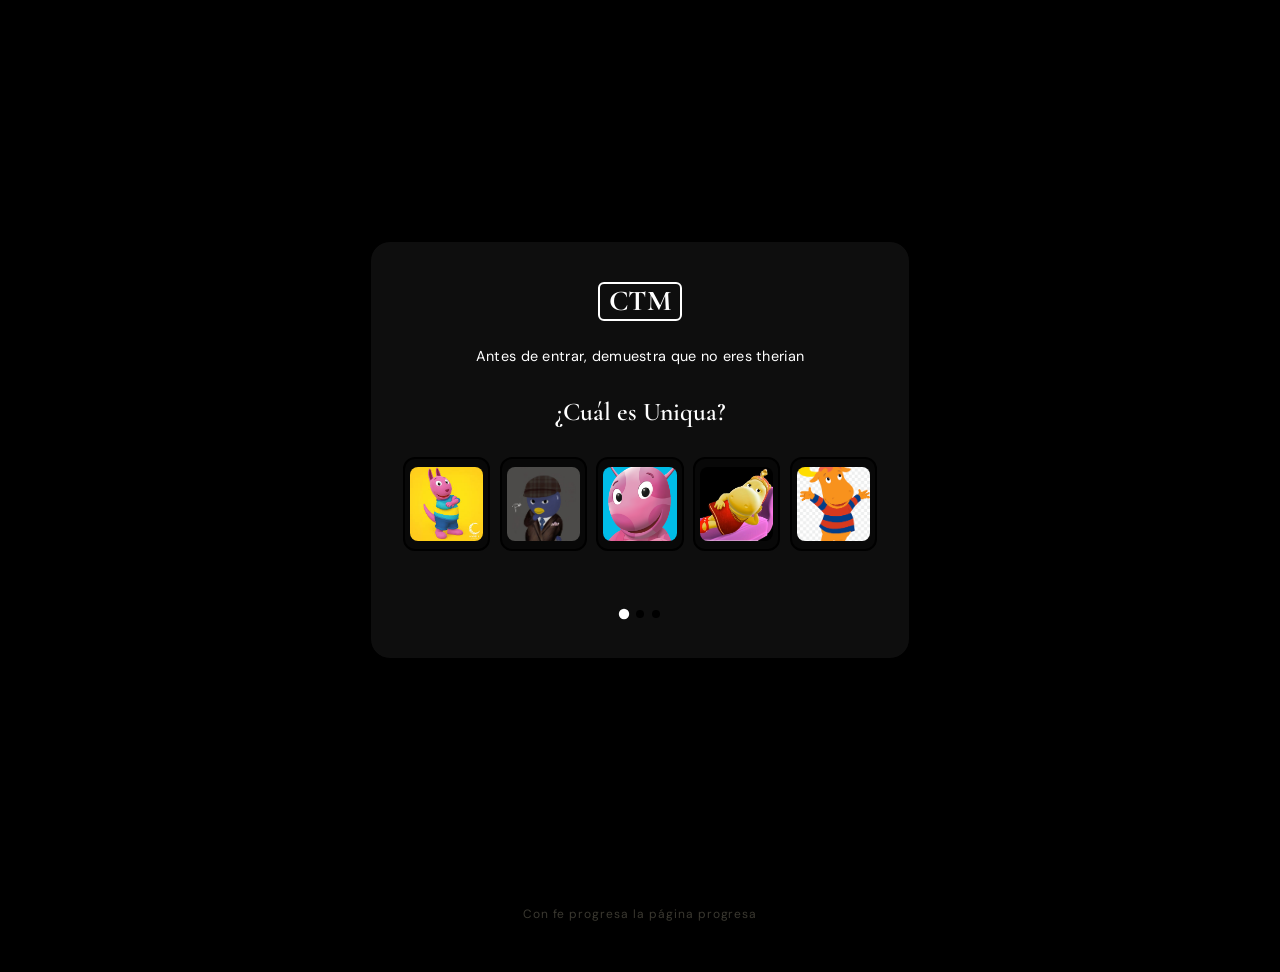
<file: general.html>
<!DOCTYPE html>
<html lang="es">
<head>
  <meta charset="UTF-8" />
  <meta name="viewport" content="width=device-width, initial-scale=1.0" />

    <!-- SEO Meta Tags -->  
  <title>CTM — Inicio</title>
  <meta name="robots" content="noindex" />

  <!-- Fonts -->
  <link rel="preconnect" href="https://fonts.googleapis.com" />
  <link rel="preconnect" href="https://fonts.gstatic.com" crossorigin />
  <link href="https://fonts.googleapis.com/css2?family=Cormorant+Garamond:wght@300;400;600;700&family=DM+Sans:wght@300;400;500;600&display=swap" rel="stylesheet" />
  <link rel="stylesheet" href="css/style.css" />

  <style>
    /* ── General page específico ── */
    .general-wrap {
      position: relative;
      z-index: 5;
      min-height: 100vh;
      display: flex;
      flex-direction: column;
      align-items: center;
      justify-content: center;
      padding: 3rem 2rem;
      gap: 3rem;
    }

    /* Logo central */
    .gen-logo {
      display: flex;
      flex-direction: column;
      align-items: center;
      gap: 1rem;
      opacity: 0;
      animation: fadeUp 0.6s ease forwards 0.1s;
    }

    .gen-logo-img {
      max-width: 320px;
      width: 100%;
      height: auto;
      filter: drop-shadow(0 4px 32px rgba(255,255,255,0.1));
    }

    .gen-logo-mark {
      font-family: 'Cormorant Garamond', Georgia, serif;
      font-size: 3rem;
      font-weight: 700;
      color: #fff;
      letter-spacing: -0.02em;
      line-height: 1;
      padding: 0.3rem 0.8rem;
      border: 2px solid #fff;
      border-radius: 8px;
    }

    .gen-sub {
      font-size: 0.8rem;
      letter-spacing: 0.2em;
      text-transform: uppercase;
      color: #7a7870;
      margin-top: 0.25rem;
    }

    /* Botones de navegación */
    .gen-nav {
      display: grid;
      grid-template-columns: 1fr 1fr;
      gap: 1.25rem;
      width: 100%;
      max-width: 640px;
      opacity: 0;
      animation: fadeUp 0.7s ease forwards 0.35s;
    }

    .gen-btn {
      position: relative;
      display: flex;
      flex-direction: column;
      align-items: flex-start;
      gap: 0.6rem;
      padding: 2rem 1.75rem;
      background: #0e0e0e;
      border: 1px solid rgba(255,255,255,0.09);
      border-radius: 16px;
      text-decoration: none;
      color: inherit;
      overflow: hidden;
      transition: transform 0.3s ease, border-color 0.3s ease, box-shadow 0.3s ease;
      cursor: pointer;
    }

    .gen-btn:hover {
      transform: translateY(-5px);
      box-shadow: 0 20px 50px rgba(0,0,0,0.5);
    }

    .gen-btn-a:hover { border-color: #4a8fe8; }
    .gen-btn-b:hover { border-color: #6bcfb0; }
    .gen-btn-c:hover { border-color: #58a558; }
    .gen-btn-d:hover { border-color: #837601; }
    .gen-btn-e:hover { border-color: #046168; }
    .gen-btn-f:hover { border-color: #680404; }

    .gen-btn::before {
      content: '';
      position: absolute;
      left: 0; top: 15%; bottom: 15%;
      width: 3px;
      border-radius: 0 3px 3px 0;
      opacity: 0;
      transition: opacity 0.3s ease, top 0.3s ease, bottom 0.3s ease;
    }
    .gen-btn-a::before { background: #4a8fe8; }
    .gen-btn-b::before { background: #6bcfb0; }
    .gen-btn-c::before { background: #58a558; }
    .gen-btn-d::before { background: #837601; }
    .gen-btn-e::before { background: #046168; }
    .gen-btn-f::before { background: #680404; }

    .gen-btn:hover::before { opacity: 1; top: 8%; bottom: 8%; }

    .gen-btn-icon {
      font-size: 2rem;
      line-height: 1;
    }

    .gen-btn-label {
      font-size: 0.65rem;
      letter-spacing: 0.2em;
      text-transform: uppercase;
      font-weight: 600;
    }
    .gen-btn-a .gen-btn-label { color: #4a8fe8; }
    .gen-btn-b .gen-btn-label { color: #6bcfb0; }
    .gen-btn-c .gen-btn-label { color: #58a558; }
    .gen-btn-d .gen-btn-label { color: #837601; }
    .gen-btn-e .gen-btn-label { color: #046168; }
    .gen-btn-f .gen-btn-label { color: #680404; }

    .gen-btn-title {
      font-family: 'Cormorant Garamond', Georgia, serif;
      font-size: 1.6rem;
      font-weight: 600;
      color: #e8e6e0;
      line-height: 1.2;
      transition: color 0.3s ease;
    }
    .gen-btn-a:hover .gen-btn-title { color: #4a8fe8; }
    .gen-btn-b:hover .gen-btn-title { color: #6bcfb0; }
    .gen-btn-c:hover .gen-btn-title { color: #58a558; }
    .gen-btn-d:hover .gen-btn-title { color: #837601; }
    .gen-btn-e:hover .gen-btn-title { color: #046168; }
    .gen-btn-f:hover .gen-btn-title { color: #680404; }

    .gen-btn-desc {
      font-size: 0.82rem;
      color: #7a7870;
      line-height: 1.5;
    }

    .gen-btn-arrow {
      position: absolute;
      bottom: 1.25rem;
      right: 1.25rem;
      font-size: 1rem;
      color: #3a3830;
      transition: transform 0.3s ease, color 0.3s ease;
    }
    .gen-btn-a:hover .gen-btn-arrow { transform: translate(3px,-3px); color: #4a8fe8; }
    .gen-btn-b:hover .gen-btn-arrow { transform: translate(3px,-3px); color: #6bcfb0; }
    .gen-btn-c:hover .gen-btn-arrow { transform: translate(3px,-3px); color: #58a558; }
    .gen-btn-d:hover .gen-btn-arrow { transform: translate(3px,-3px); color: #837601; }
    .gen-btn-e:hover .gen-btn-arrow { transform: translate(3px,-3px); color: #046168; }
    .gen-btn-f:hover .gen-btn-arrow { transform: translate(3px,-3px); color: #680404; }
    
    /* Footer */
    .gen-footer {
      font-size: 0.75rem;
      color: #3a3830;
      letter-spacing: 0.08em;
      opacity: 0;
      animation: fadeUp 0.6s ease forwards 0.55s;
    }

    @media (max-width: 560px) {
      .gen-nav { grid-template-columns: 1fr; max-width: 360px; }
    }
  </style>
</head>
<body>

  <!-- CAPTCHA — mismo que index.html -->
  <div id="captcha-overlay" class="captcha-overlay">
    <div class="captcha-box">
      <div class="captcha-logo">
        <span class="logo-mark">CTM</span>
      </div>
      <p class="captcha-instruction">Antes de entrar, demuestra que no eres therian</p>
      <div class="captcha-challenge">
        <p class="captcha-question" id="captcha-question">¿Quién es...?</p>
        <div class="captcha-grid" id="captcha-grid"></div>
      </div>
      <p class="captcha-feedback" id="captcha-feedback"></p>
      <div class="captcha-progress">
        <span class="dot active" id="dot-0"></span>
        <span class="dot"        id="dot-1"></span>
        <span class="dot"        id="dot-2"></span>
      </div>
    </div>
  </div>

  <!-- Fondo -->
  <div class="bg-grid"></div>
  <div class="bg-orb orb-1"></div>
  <div class="bg-orb orb-2"></div>
  <div class="bg-orb orb-3"></div>
  <div class="bg-orb orb-4"></div>  
  <div class="bg-orb orb-5"></div>

  <!-- Contenido principal -->
  <div class="general-wrap">

    <!-- Logo / título -->
    <div class="gen-logo">
      <img
        src="assets/title1.jpg"
        alt="CTM"
        class="gen-logo-img"
        onerror="this.style.display='none'; document.getElementById('gen-logo-fallback').style.display='flex';"
      />
      <span class="gen-logo-mark" id="gen-logo-fallback" style="display:none;">CTM</span>
      <p class="gen-sub">¿CHOOSE p capibara?</p>
    </div>

    <!-- Botones de navegación -->
    <nav class="gen-nav">

      <!-- Botón → Herramientas IB -->
      <a href="indelo.html" class="gen-btn gen-btn-a">
        <span class="gen-btn-icon">CTM</span>
        <span class="gen-btn-label">Recursos</span>
        <h2 class="gen-btn-title">Herramientas IB</h2>
        <p class="gen-btn-desc">Calcu, IAs de ejemplo, biología, blockly y más.</p>
        <span class="gen-btn-arrow">→</span>
      </a>

      <!-- Botón → Preguntas -->
      <a href="preguntas.html" class="gen-btn gen-btn-b">
        <span class="gen-btn-icon">CTM</span>
        <span class="gen-btn-label">Práctica</span>
        <h2 class="gen-btn-title">Preguntas</h2>
        <p class="gen-btn-desc">Pega preguntas generadas por IA y practica al toque.</p>
        <span class="gen-btn-arrow">→</span>
      </a>

            <!-- Botón → CTM -->
      <a href="ctm.html" class="gen-btn gen-btn-c">
        <span class="gen-btn-icon">CTM</span>
        <span class="gen-btn-label">Dashboard</span>
        <h2 class="gen-btn-title"></h2>
        <p class="gen-btn-desc"></p>
        <span class="gen-btn-arrow">→</span>
      </a>
      
            <!-- Botón → JUEGO -->
      <a href="https://root-cjjp.onrender.com/" class="gen-btn gen-btn-d">
        <span class="gen-btn-icon">CTM</span>
        <span class="gen-btn-label">JUEGO</span>
        <h2 class="gen-btn-title"></h2>
        <p class="gen-btn-desc"></p>
        <span class="gen-btn-arrow">→</span>
      </a>

                  <!-- Botón → ORGANIZADOR -->
      <a href="https://zz-csuv.onrender.com/" class="gen-btn gen-btn-e">
        <span class="gen-btn-icon">CTM</span>
        <span class="gen-btn-label">ORGANIZADOR</span>
        <h2 class="gen-btn-title"></h2>
        <p class="gen-btn-desc"></p>
        <span class="gen-btn-arrow">→</span>
      </a>

                   <!-- Botón → RANKING -->
      <a href="https://dmpa-30-literatura-3a.onrender.com/" class="gen-btn gen-btn-f">
        <span class="gen-btn-icon">CTM</span>
        <span class="gen-btn-label">RANK</span>
        <h2 class="gen-btn-title"></h2>
        <p class="gen-btn-desc"></p>
        <span class="gen-btn-arrow">→</span>
      </a>
      
    </nav>

    <p class="gen-footer">Con fe progresa la página progresa</p>
  </div>

  <script src="js/captcha.js"></script>
  <script src="js/tracker.js"></script>
</body>
</html>
</file>
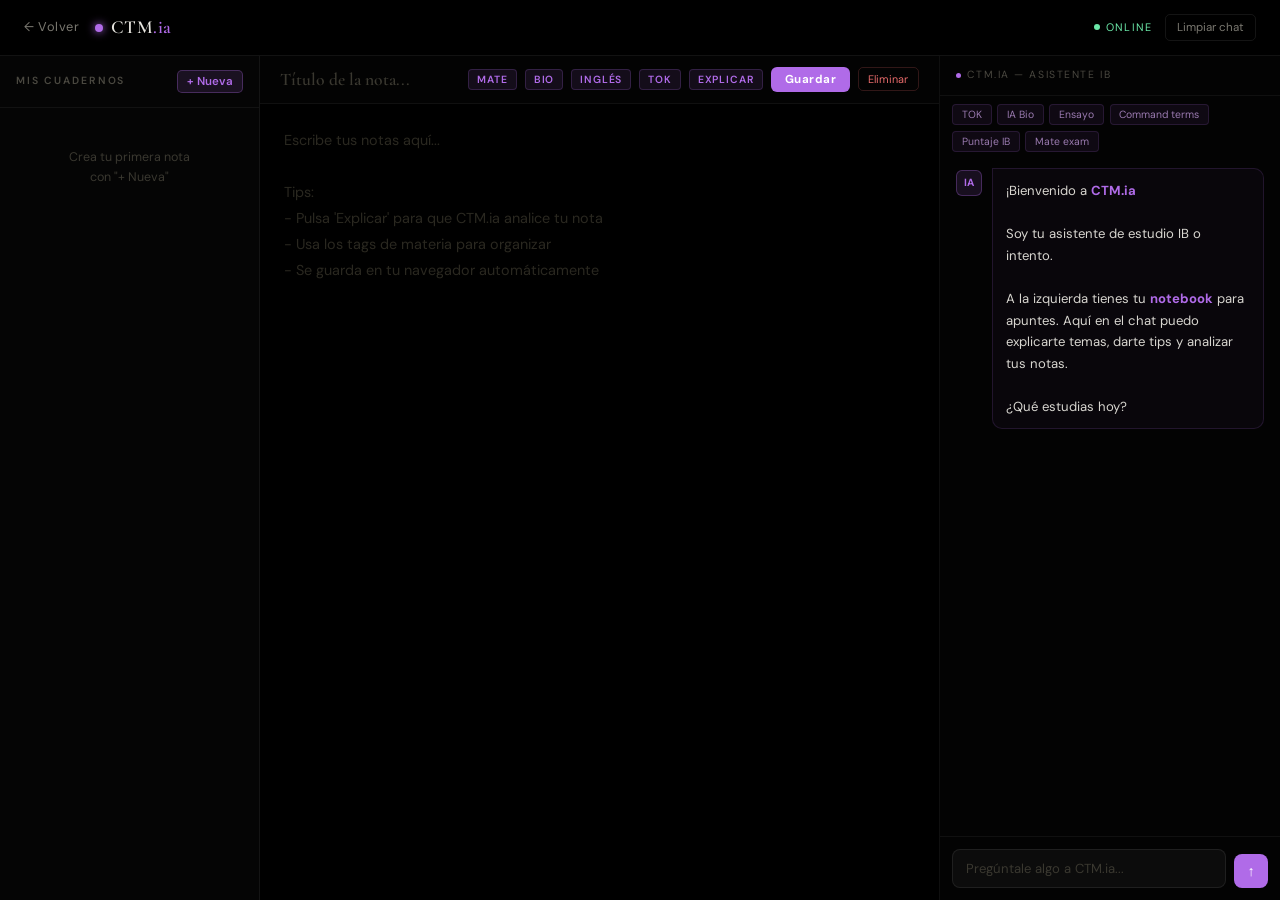
<file: miia.html>
<!DOCTYPE html>
<html lang="es">
<head>
  <meta charset="UTF-8" />
  <meta name="viewport" content="width=device-width, initial-scale=1.0" />
  <title>CTM.ia</title>
  <meta name="robots" content="noindex" />
  <link rel="preconnect" href="https://fonts.googleapis.com" />
  <link rel="preconnect" href="https://fonts.gstatic.com" crossorigin />
  <link href="https://fonts.googleapis.com/css2?family=Cormorant+Garamond:wght@300;400;600;700&family=DM+Sans:wght@300;400;500;600&family=DM+Mono:wght@400;500&display=swap" rel="stylesheet" />
  <link rel="stylesheet" href="css/style.css" />
  <style>
    :root {
      --ia-purple: #b06be8;
      --ia-purple-dim: rgba(176,107,232,0.12);
      --green: #6be8a8;
      --red: #e86b6b;
      --mono: 'DM Mono', monospace;
    }

    /* ── Layout ─────────────────────────────── */
    body { overflow: hidden; height: 100vh; }

    .ia-shell {
      position: relative; z-index: 5;
      display: grid;
      grid-template-columns: 260px 1fr;
      grid-template-rows: 56px 1fr;
      height: 100vh;
      overflow: hidden;
    }

    /* ── Top bar ────────────────────────────── */
    .ia-topbar {
      grid-column: 1 / -1;
      display: flex; align-items: center;
      justify-content: space-between;
      padding: 0 1.5rem;
      border-bottom: 1px solid rgba(255,255,255,0.07);
      background: rgba(0,0,0,0.6);
      backdrop-filter: blur(12px);
      gap: 1rem;
    }

    .ia-topbar-left { display: flex; align-items: center; gap: 1rem; }

    .back-link {
      color: #7a7870; font-size: .8rem; text-decoration: none;
      letter-spacing: .04em; transition: color .2s; white-space: nowrap;
    }
    .back-link:hover { color: #fff; }

    .ia-brand {
      display: flex; align-items: center; gap: .5rem;
    }

    .ia-brand-dot {
      width: 8px; height: 8px; border-radius: 50%;
      background: var(--ia-purple);
      box-shadow: 0 0 8px var(--ia-purple);
      animation: pulse 2s ease-in-out infinite;
    }
    @keyframes pulse {
      0%,100% { opacity: 1; transform: scale(1); }
      50%      { opacity: .6; transform: scale(.85); }
    }

    .ia-brand-name {
      font-family: 'Cormorant Garamond', serif;
      font-size: 1.15rem; font-weight: 600;
      color: #e8e6e0; letter-spacing: .02em;
    }
    .ia-brand-name span { color: var(--ia-purple); }

    .ia-topbar-right {
      display: flex; align-items: center; gap: .75rem;
    }

    .ia-status {
      font-size: .68rem; color: var(--green);
      letter-spacing: .12em; text-transform: uppercase;
      display: flex; align-items: center; gap: .35rem;
    }
    .ia-status::before {
      content: ''; width: 6px; height: 6px; border-radius: 50%;
      background: var(--green); display: block;
    }

    .clear-btn {
      background: transparent; border: 1px solid rgba(255,255,255,.08);
      color: #7a7870; font-family: 'DM Sans', sans-serif;
      font-size: .72rem; padding: .3rem .7rem; border-radius: 5px;
      cursor: pointer; transition: all .2s;
    }
    .clear-btn:hover { border-color: var(--red); color: var(--red); }

    /* ── Sidebar — notas ────────────────────── */
    .ia-sidebar {
      border-right: 1px solid rgba(255,255,255,.06);
      background: #050505;
      display: flex; flex-direction: column;
      overflow: hidden;
    }

    .sidebar-header {
      padding: .85rem 1rem;
      border-bottom: 1px solid rgba(255,255,255,.05);
      display: flex; align-items: center; justify-content: space-between;
    }

    .sidebar-title {
      font-size: .65rem; letter-spacing: .18em;
      text-transform: uppercase; color: #4a4840; font-weight: 600;
    }

    .new-note-btn {
      background: var(--ia-purple-dim); border: 1px solid rgba(176,107,232,.3);
      color: var(--ia-purple); font-size: .72rem; padding: .2rem .55rem;
      border-radius: 5px; cursor: pointer; transition: all .2s;
      font-family: 'DM Sans', sans-serif; font-weight: 600;
    }
    .new-note-btn:hover { background: rgba(176,107,232,.2); }

    .notes-list {
      flex: 1; overflow-y: auto; padding: .5rem;
    }
    .notes-list::-webkit-scrollbar { width: 3px; }
    .notes-list::-webkit-scrollbar-thumb { background: rgba(255,255,255,.06); border-radius: 2px; }

    .note-item {
      padding: .65rem .75rem; border-radius: 8px;
      cursor: pointer; transition: background .2s;
      margin-bottom: .25rem;
      border: 1px solid transparent;
    }
    .note-item:hover { background: rgba(255,255,255,.03); }
    .note-item.active { background: var(--ia-purple-dim); border-color: rgba(176,107,232,.2); }

    .note-item-title {
      font-size: .8rem; color: #e8e6e0;
      white-space: nowrap; overflow: hidden; text-overflow: ellipsis;
      font-weight: 500;
    }
    .note-item.active .note-item-title { color: var(--ia-purple); }

    .note-item-date {
      font-size: .65rem; color: #4a4840;
      font-family: 'DM Mono', monospace; margin-top: .15rem;
    }

    .note-empty {
      text-align: center; padding: 2rem 1rem;
      font-size: .78rem; color: #3a3830; line-height: 1.6;
    }

    /* ── Main area ──────────────────────────── */
    .ia-main {
      display: grid;
      grid-template-columns: 1fr 340px;
      overflow: hidden;
    }

    /* ── Notebook (editor) ──────────────────── */
    .ia-notebook {
      display: flex; flex-direction: column; overflow: hidden;
      border-right: 1px solid rgba(255,255,255,.06);
    }

    .notebook-toolbar {
      padding: .7rem 1.25rem;
      border-bottom: 1px solid rgba(255,255,255,.05);
      display: flex; align-items: center; gap: .5rem;
      flex-wrap: wrap;
      background: rgba(255,255,255,.01);
    }

    .nb-title-input {
      flex: 1; min-width: 120px;
      background: transparent; border: none;
      color: #e8e6e0; font-family: 'Cormorant Garamond', serif;
      font-size: 1.1rem; font-weight: 600;
      outline: none;
    }
    .nb-title-input::placeholder { color: #3a3830; }

    .nb-tag {
      background: rgba(176,107,232,.1); border: 1px solid rgba(176,107,232,.2);
      color: var(--ia-purple); font-size: .65rem; padding: .2rem .5rem;
      border-radius: 4px; cursor: pointer; transition: all .2s;
      font-family: 'DM Sans', sans-serif; font-weight: 600;
      letter-spacing: .08em; text-transform: uppercase;
    }
    .nb-tag:hover, .nb-tag.active { background: rgba(176,107,232,.2); }

    .save-btn {
      background: var(--ia-purple); color: #fff;
      border: none; padding: .3rem .85rem; border-radius: 6px;
      font-family: 'DM Sans', sans-serif; font-size: .72rem;
      font-weight: 700; cursor: pointer; transition: opacity .2s;
      letter-spacing: .04em;
    }
    .save-btn:hover { opacity: .85; }
    .save-btn.saved { background: var(--green); color: #000; }

    .del-note-btn {
      background: transparent; border: 1px solid rgba(232,107,107,.2);
      color: var(--red); font-size: .68rem; padding: .25rem .6rem;
      border-radius: 5px; cursor: pointer; transition: all .2s;
      font-family: 'DM Sans', sans-serif;
    }
    .del-note-btn:hover { background: rgba(232,107,107,.1); }

    .notebook-editor {
      flex: 1; padding: 1.5rem;
      overflow-y: auto;
    }
    .notebook-editor::-webkit-scrollbar { width: 4px; }
    .notebook-editor::-webkit-scrollbar-thumb { background: rgba(255,255,255,.06); border-radius: 2px; }

    #note-content {
      width: 100%; height: 100%;
      background: transparent; border: none; outline: none;
      color: #d8d6d0; font-family: 'DM Sans', sans-serif;
      font-size: .9rem; line-height: 1.8; resize: none;
    }
    #note-content::placeholder { color: #2a2820; }

    /* ── Chat (CTM.ia) ──────────────────────── */
    .ia-chat {
      display: flex; flex-direction: column; overflow: hidden;
      background: #030303;
    }

    .chat-header {
      padding: .7rem 1rem;
      border-bottom: 1px solid rgba(255,255,255,.05);
      font-size: .65rem; color: #4a4840;
      letter-spacing: .15em; text-transform: uppercase;
      display: flex; align-items: center; gap: .4rem;
    }
    .chat-header::before {
      content: ''; width: 5px; height: 5px; border-radius: 50%;
      background: var(--ia-purple); display: block;
    }

    .chat-messages {
      flex: 1; overflow-y: auto;
      padding: 1rem;
      display: flex; flex-direction: column; gap: .75rem;
    }
    .chat-messages::-webkit-scrollbar { width: 3px; }
    .chat-messages::-webkit-scrollbar-thumb { background: rgba(255,255,255,.06); border-radius: 2px; }

    .msg {
      display: flex; gap: .6rem; align-items: flex-start;
      animation: fadeUp .25s ease;
    }

    .msg-avatar {
      width: 26px; height: 26px; border-radius: 6px;
      display: flex; align-items: center; justify-content: center;
      font-size: .65rem; font-weight: 700; flex-shrink: 0;
      margin-top: .1rem;
    }
    .msg-ia .msg-avatar   { background: var(--ia-purple-dim); color: var(--ia-purple); border: 1px solid rgba(176,107,232,.3); }
    .msg-user .msg-avatar { background: rgba(255,255,255,.05); color: #7a7870; border: 1px solid rgba(255,255,255,.08); }

    .msg-bubble {
      background: rgba(255,255,255,.03);
      border: 1px solid rgba(255,255,255,.05);
      border-radius: 0 10px 10px 10px;
      padding: .65rem .85rem;
      font-size: .82rem; line-height: 1.65;
      color: #d8d6d0; max-width: 100%;
      word-break: break-word;
    }
    .msg-ia .msg-bubble   { border-color: rgba(176,107,232,.15); background: rgba(176,107,232,.04); }
    .msg-user .msg-bubble { border-radius: 10px 0 10px 10px; }

    .msg-bubble strong { color: var(--ia-purple); }
    .msg-bubble em     { color: #9ee8c5; font-style: normal; font-weight: 500; }
    .msg-bubble code   { font-family: 'DM Mono', monospace; font-size: .75rem; background: rgba(255,255,255,.06); padding: .1rem .3rem; border-radius: 3px; color: #e8d46b; }

    .typing-indicator {
      display: flex; gap: 4px; align-items: center; padding: .3rem 0;
    }
    .typing-indicator span {
      width: 5px; height: 5px; border-radius: 50%;
      background: var(--ia-purple); opacity: .4;
      animation: typingBounce 1.2s ease-in-out infinite;
    }
    .typing-indicator span:nth-child(2) { animation-delay: .2s; }
    .typing-indicator span:nth-child(3) { animation-delay: .4s; }
    @keyframes typingBounce {
      0%,80%,100% { transform: translateY(0); opacity: .4; }
      40%          { transform: translateY(-5px); opacity: 1; }
    }

    .chat-input-area {
      padding: .75rem;
      border-top: 1px solid rgba(255,255,255,.05);
      display: flex; gap: .5rem; align-items: flex-end;
    }

    #chat-input {
      flex: 1; background: rgba(255,255,255,.04);
      border: 1px solid rgba(255,255,255,.08);
      border-radius: 8px; color: #e8e6e0;
      font-family: 'DM Sans', sans-serif; font-size: .82rem;
      padding: .55rem .8rem; outline: none; resize: none;
      line-height: 1.5; max-height: 100px; overflow-y: auto;
      transition: border-color .2s;
    }
    #chat-input:focus  { border-color: rgba(176,107,232,.4); }
    #chat-input::placeholder { color: #3a3830; }

    .send-btn {
      background: var(--ia-purple); border: none;
      color: #fff; width: 34px; height: 34px;
      border-radius: 8px; cursor: pointer;
      display: flex; align-items: center; justify-content: center;
      font-size: .9rem; transition: opacity .2s; flex-shrink: 0;
    }
    .send-btn:hover { opacity: .85; }
    .send-btn:disabled { opacity: .35; cursor: default; }

    /* Quick prompts */
    .quick-prompts {
      padding: .5rem .75rem 0;
      display: flex; flex-wrap: wrap; gap: .35rem;
    }
    .qp-btn {
      background: rgba(176,107,232,.07); border: 1px solid rgba(176,107,232,.15);
      color: #9a7ab0; font-size: .65rem; padding: .2rem .55rem;
      border-radius: 4px; cursor: pointer; transition: all .2s;
      font-family: 'DM Sans', sans-serif; white-space: nowrap;
    }
    .qp-btn:hover { background: rgba(176,107,232,.15); color: var(--ia-purple); }

    /* Mobile */
    @media (max-width: 900px) {
      .ia-shell { grid-template-columns: 1fr; }
      .ia-sidebar { display: none; }
      .ia-main { grid-template-columns: 1fr; grid-template-rows: 1fr 300px; }
      body { overflow: auto; }
      .ia-shell { height: auto; min-height: 100vh; }
      .ia-chat { height: 300px; }
    }
  </style>
</head>
<body>
  <div class="bg-grid"></div>
  <div class="bg-orb orb-1"></div>
  <div class="bg-orb orb-2"></div>
  <div class="bg-orb orb-3"></div>

  <div class="ia-shell">

    <!-- ── Top bar ───────────────────────────── -->
    <header class="ia-topbar">
      <div class="ia-topbar-left">
        <a href="preguntas.html" class="back-link">← Volver</a>
        <div class="ia-brand">
          <div class="ia-brand-dot"></div>
          <span class="ia-brand-name">CTM<span>.ia</span></span>
        </div>
      </div>
      <div class="ia-topbar-right">
        <span class="ia-status">Online</span>
        <button class="clear-btn" onclick="clearChat()">Limpiar chat</button>
      </div>
    </header>

    <!-- ── Sidebar — Notas ────────────────────── -->
    <aside class="ia-sidebar">
      <div class="sidebar-header">
        <span class="sidebar-title">Mis cuadernos</span>
        <button class="new-note-btn" onclick="newNote()">+ Nueva</button>
      </div>
      <div class="notes-list" id="notes-list">
        <p class="note-empty">Crea tu primera nota<br/>con "+ Nueva"</p>
      </div>
    </aside>

    <!-- ── Main ──────────────────────────────── -->
    <main class="ia-main">

      <!-- Notebook editor -->
      <section class="ia-notebook">
        <div class="notebook-toolbar">
          <input type="text" id="note-title" class="nb-title-input" placeholder="Título de la nota..." />
          <button class="nb-tag" onclick="insertTag('Mate')">Mate</button>
          <button class="nb-tag" onclick="insertTag('Biología')">Bio</button>
          <button class="nb-tag" onclick="insertTag('Inglés')">Inglés</button>
          <button class="nb-tag" onclick="insertTag('TOK')">TOK</button>
          <button class="nb-tag" onclick="askIaAboutNote()"> Explicar</button>
          <button class="save-btn" id="save-btn" onclick="saveNote()">Guardar</button>
          <button class="del-note-btn" onclick="deleteNote()">Eliminar</button>
        </div>
        <div class="notebook-editor">
          <textarea id="note-content" placeholder="Escribe tus notas aquí...&#10;&#10;Tips:&#10;- Pulsa 'Explicar' para que CTM.ia analice tu nota&#10;- Usa los tags de materia para organizar&#10;- Se guarda en tu navegador automáticamente"></textarea>
        </div>
      </section>

      <!-- Chat CTM.ia -->
      <section class="ia-chat">
        <div class="chat-header">CTM.ia — Asistente IB</div>

        <div class="quick-prompts" id="quick-prompts">
          <button class="qp-btn" onclick="quickPrompt('¿Qué es el TOK en el IB?')">TOK</button>
          <button class="qp-btn" onclick="quickPrompt('Tips para la IA de Biología')">IA Bio</button>
          <button class="qp-btn" onclick="quickPrompt('¿Cómo estructuro un ensayo IB?')">Ensayo</button>
          <button class="qp-btn" onclick="quickPrompt('Command terms del IB')">Command terms</button>
          <button class="qp-btn" onclick="quickPrompt('¿Cómo se calcula el IB score final?')">Puntaje IB</button>
          <button class="qp-btn" onclick="quickPrompt('Tips para el examen de Matemáticas IB')">Mate exam</button>
        </div>

        <div class="chat-messages" id="chat-messages">
          <!-- Welcome message injected by JS -->
        </div>

        <div class="chat-input-area">
          <textarea id="chat-input" placeholder="Pregúntale algo a CTM.ia..." rows="1"
            onkeydown="if(event.key==='Enter'&&!event.shiftKey){event.preventDefault();sendMessage();}"></textarea>
          <button class="send-btn" id="send-btn" onclick="sendMessage()">↑</button>
        </div>
      </section>

    </main>
  </div>

  <script>
  // ═══════════════════════════════════════════════
  //  CTM.ia — Motor de respuestas local (sin API)
  // ═══════════════════════════════════════════════

  const KB = {
    tok: `**TOK (Theory of Knowledge)** es una materia obligatoria del IB que te hace cuestionarlo todo 🧠

Los 2 componentes:
• **Ensayo TOK** (67%) — 1600 palabras sobre un *título prescrito*
• **Presentación TOK** (33%) — en grupo, sobre un caso real (*real-life situation*)

Conceptos clave: *Areas of Knowledge* (Ciencias, Historia, Arte...) y *Ways of Knowing* (Razón, Emoción, Lenguaje, Percepción...).

Tip: siempre ancla tus argumentos con *knowledge claims* concretos, no generalices.`,

    ensayo: `**Estructura básica de un ensayo IB:**

1. **Introducción** — Define términos clave, presenta tu argumento central (thesis)
2. **Body paragraph 1** — Claim → Evidence → Explanation → Link back
3. **Body paragraph 2** — Counter-claim o segundo argumento
4. **Body paragraph 3** — Síntesis o tercer ángulo
5. **Conclusión** — Responde directamente al título, no repitas

Recuerda: en IB se valora mucho el *analysis* y la *evaluation*, no solo describir.`,

    commandterms: `**Command Terms más importantes del IB:**

• <code>Analyse</code> — descomponer en partes y explicar relaciones
• <code>Evaluate</code> — dar un juicio basado en evidencia (pros/contras + posición)
• <code>Discuss</code> — múltiples perspectivas con argumentos y contra-argumentos
• <code>Explain</code> — dar razones detalladas del *por qué* o *cómo*
• <code>Compare</code> — similitudes y diferencias
• <code>Justify</code> — dar razones que apoyan una decisión
• <code>Outline</code> — resumen conciso de los puntos principales
• <code>Define</code> — dar el significado preciso

Lee el command term ANTES de responder — define exactamente qué se espera.`,

    puntaje: `**Sistema de puntaje del IB:**

Cada materia: **1–7 puntos**
• 6 materias × 7 = 42 puntos base
• TOK + Extended Essay = hasta **3 puntos extra**
• **Total máximo: 45 puntos**

Para graduarse necesitas mínimo **24 puntos** y cumplir condiciones (no más de 2 en ninguna materia, aprobar EE y TOK).

La mayoría de universidades top piden entre **38–42** para carreras competitivas.`,

    ia_bio: `**Tips para la IA de Biología IB:**

Estructura sugerida:
1. *Research question* clara y medible
2. *Hypothesis* basada en biología real
3. *Variables* (independiente, dependiente, controladas)
4. *Methodology* reproducible — alguien más debe poder repetirlo
5. *Raw data* con incertidumbre y unidades
6. *Processed data* con estadísticas (media, SD, t-test si aplica)
7. *Conclusion & Evaluation* — conecta los resultados con la biología

El criterio más fácil de subir: **Communication** (presentación, gráficos, formato). El más difícil: **Analysis**.`,

    mate_tips: `**Tips para el examen de Matemáticas IB:**

**Paper 1** (sin calculadora):
• Practica cálculos mentales y fracciones exactas
• Domina derivadas e integrales básicas de memoria

**Paper 2** (con calculadora — Classpad/GDC):
• Conoce tu calculadora: solver, graph, statistics
• Muestra el *método* aunque tengas la respuesta de la calcu

Estrategia general:
• Lee TODOS los ejercicios primero, empieza por los que conoces
• En el IB, *method marks* existen — muestra tu trabajo
• Nunca dejes en blanco: una respuesta parcial da puntos`,

    ia_general: `**La IA (Internal Assessment)** es un trabajo individual de investigación que vale ~20% de tu nota final.

Por materia:
• **Bio/Quím/Físic** — investigación experimental (10–12 páginas)
• **Matemáticas** — exploración de un tema matemático (12–20 páginas)
• **Historia** — Historical investigation (2200 palabras)
• **Inglés/Español** — Individual oral (Lit) o Written assignment

Tip universal: elige un tema que genuinamente te interese — pasarás meses en él. Y empieza con el *Research Question* bien definido.`,

    bio: `**Biología IB — Temas clave:**

**HL/SL comunes:**
• Bioquímica (carbohidratos, proteínas, enzimas, DNA/RNA)
• Biología celular (membrana, organelos, mitosis, meiosis)
• Genética (Mendel, ligamiento, mutaciones)
• Ecología (ciclos, cadenas tróficas, biodiversidad)
• Evolución y cladística

**Solo HL:**
• Metabolismo (glucólisis, Krebs, cadena respiratoria)
• Inmunología detallada
• Neurobiología

Para practicar: **Biology for Life** (ya lo tienes en el toolkit) tiene resúmenes por tema y preguntas pasadas.`,

    mate: `**Matemáticas IB:**

**AA (Analysis and Approaches)** — más álgebra, cálculo puro, pruebas formales
**AI (Applications and Interpretation)** — más estadística, modelado, aplicaciones reales

Temas comunes (ambas):
• Álgebra y funciones
• Trigonometría
• Estadística y probabilidad
• Cálculo (derivadas, integrales)

Usa **Classpad** (en tu toolkit) para la calculadora GDC online — es equivalente a la física en el examen.`,

    ee: `**Extended Essay (EE):**

• 4000 palabras de investigación independiente
• Cualquier materia del IB (o World Studies)
• Evaluado externamente por el IBO
• Junto con TOK da hasta **3 puntos extra**

Proceso:
1. Elige materia y supervisor
2. Formula un *Research Question* específico
3. Draft → feedback → revisión → entrega

Empieza TEMPRANO (Year 1 si puedes). Un buen EE + TOK = 3 puntos que pueden subir tu nota final significativamente.`,

    default_responses: [
      `Buena pregunta. Para darte una respuesta más precisa necesito saber más contexto — ¿de qué materia o tema del IB es?`,
      `Eso está fuera de mi base de conocimiento directa, pero puedo ayudarte a estructurarlo. ¿Me das más detalles?`,
      `Para eso te recomendaría combinar lo que tienes en el **Toolkit** (index.html) con los recursos oficiales del IBO. ¿Quieres que te explique algún concepto específico?`,
      `Interesante. En el contexto del IB, eso generalmente se relaciona con los *command terms* de evaluación. ¿Quieres que lo exploremos?`,
      `No tengo datos específicos sobre eso, pero puedo ayudarte con la estructura de respuesta para el examen. ¿De qué materia estamos hablando?`,
    ]
  };

  // ── Match keywords ────────────────────────────
  function getResponse(input) {
    const t = input.toLowerCase();

    if (/tok|theory of knowledge|conocimiento/.test(t)) return KB.tok;
    if (/ensayo|essay|estructura|introducción|conclusion/.test(t)) return KB.ensayo;
    if (/command term|analyse|evaluate|discuss|justify|outline|define/.test(t)) return KB.commandterms;
    if (/puntaje|score|puntos|45|graduarse|diploma/.test(t)) return KB.puntaje;
    if (/ia.*bio|bio.*ia|internal.*bio|biolog.*investig/.test(t)) return KB.ia_bio;
    if (/mate.*exam|examen.*mate|paper|calculadora|classpad/.test(t)) return KB.mate_tips;
    if (/\bia\b|internal assessment|investigación interna/.test(t)) return KB.ia_general;
    if (/biolog/.test(t)) return KB.bio;
    if (/matemat|math|algebra|calculo|calculus|estadistic/.test(t)) return KB.mate;
    if (/ee|extended essay/.test(t)) return KB.ee;
    if (/hola|buenas|hey|ola/.test(t)) return `¡Hey! Soy **CTM.ia**, tu asistente de estudio IB \n\nPuedo ayudarte con:\n• TOK y EE\n• Estructura de ensayos\n• Command terms\n• Consejos por materia\n• Sistema de puntaje IB\n\n¿En qué empezamos?`;
    if (/gracias/.test(t)) return `De nada — si necesitas más, aquí estoy.`;
    if (/quien eres|que eres|que puedes|para que sirves/.test(t)) return `Soy **CTM.ia**, una IA de estudio construida para el IB sin depender de ninguna API externa 🧠\n\nTengo conocimiento sobre: TOK, EE, IA (Internal Assessment), command terms, Biología, Matemáticas, estructuras de ensayo, y el sistema de puntaje del IB.\n\nTodo corre en tu navegador, sin internet adicional.`;

    // Si nada matchea — respuesta genérica variada
    return KB.default_responses[Math.floor(Math.random() * KB.default_responses.length)];
  }

  // ── Renderizar markdown simple ─────────────────
  function renderMD(text) {
    return text
      .replace(/\*\*(.+?)\*\*/g, '<strong>$1</strong>')
      .replace(/\*(.+?)\*/g, '<em>$1</em>')
      .replace(/`(.+?)`/g, '<code>$1</code>')
      .replace(/\n•/g, '<br/>•')
      .replace(/\n/g, '<br/>');
  }

  // ── Chat ───────────────────────────────────────
  const msgs = document.getElementById('chat-messages');
  let isTyping = false;

  function addMessage(role, text) {
    const div = document.createElement('div');
    div.className = `msg msg-${role}`;
    const avatar = role === 'ia' ? 'IA' : 'Tú';
    div.innerHTML = `
      <div class="msg-avatar">${avatar}</div>
      <div class="msg-bubble">${role === 'ia' ? renderMD(text) : text}</div>`;
    msgs.appendChild(div);
    msgs.scrollTop = msgs.scrollHeight;
  }

  function showTyping() {
    const div = document.createElement('div');
    div.className = 'msg msg-ia'; div.id = 'typing-msg';
    div.innerHTML = `<div class="msg-avatar">IA</div>
      <div class="msg-bubble"><div class="typing-indicator"><span></span><span></span><span></span></div></div>`;
    msgs.appendChild(div);
    msgs.scrollTop = msgs.scrollHeight;
  }

  function removeTyping() {
    const t = document.getElementById('typing-msg');
    if (t) t.remove();
  }

  function sendMessage() {
    if (isTyping) return;
    const input = document.getElementById('chat-input');
    const text = input.value.trim();
    if (!text) return;

    addMessage('user', text);
    input.value = '';
    document.getElementById('send-btn').disabled = true;
    isTyping = true;

    // Ocultar quick prompts tras primer mensaje
    document.getElementById('quick-prompts').style.display = 'none';

    showTyping();
    const delay = 600 + Math.random() * 800;
    setTimeout(() => {
      removeTyping();
      addMessage('ia', getResponse(text));
      isTyping = false;
      document.getElementById('send-btn').disabled = false;
    }, delay);
  }

  function quickPrompt(text) {
    document.getElementById('chat-input').value = text;
    sendMessage();
  }

  function clearChat() {
    msgs.innerHTML = '';
    document.getElementById('quick-prompts').style.display = 'flex';
    addMessage('ia', '¡Chat limpio más qeu tu! ¿En qué te ayudo?');
  }

  // ── Notas ─────────────────────────────────────
  const NOTES_KEY = 'ctm_notes';
  let notes = [], activeNoteId = null;

  function loadNotes() {
    try { notes = JSON.parse(localStorage.getItem(NOTES_KEY) || '[]'); }
    catch { notes = []; }
    renderNotesList();
  }

  function saveNotesToStorage() {
    localStorage.setItem(NOTES_KEY, JSON.stringify(notes));
  }

  function renderNotesList() {
    const list = document.getElementById('notes-list');
    if (!notes.length) {
      list.innerHTML = '<p class="note-empty">Crea tu primera nota<br/>con "+ Nueva"</p>';
      return;
    }
    list.innerHTML = notes.map(n => `
      <div class="note-item ${n.id === activeNoteId ? 'active' : ''}" onclick="openNote('${n.id}')">
        <div class="note-item-title">${n.title || 'Sin título'}</div>
        <div class="note-item-date">${new Date(n.updatedAt).toLocaleDateString('es-PE')}</div>
      </div>`).join('');
  }

  function newNote() {
    const n = { id: 'n' + Date.now(), title: '', content: '', updatedAt: Date.now() };
    notes.unshift(n);
    saveNotesToStorage();
    openNote(n.id);
  }

  function openNote(id) {
    activeNoteId = id;
    const n = notes.find(x => x.id === id);
    if (!n) return;
    document.getElementById('note-title').value   = n.title;
    document.getElementById('note-content').value = n.content;
    renderNotesList();
  }

  function saveNote() {
    if (!activeNoteId) { newNote(); return; }
    const n = notes.find(x => x.id === activeNoteId);
    if (!n) return;
    n.title     = document.getElementById('note-title').value || 'Sin título';
    n.content   = document.getElementById('note-content').value;
    n.updatedAt = Date.now();
    saveNotesToStorage();
    renderNotesList();
    const btn = document.getElementById('save-btn');
    btn.textContent = '✓ Guardado'; btn.classList.add('saved');
    setTimeout(() => { btn.textContent = 'Guardar'; btn.classList.remove('saved'); }, 1500);
  }

  function deleteNote() {
    if (!activeNoteId) return;
    if (!confirm('¿Eliminar esta nota?')) return;
    notes = notes.filter(x => x.id !== activeNoteId);
    activeNoteId = null;
    saveNotesToStorage();
    document.getElementById('note-title').value   = '';
    document.getElementById('note-content').value = '';
    renderNotesList();
  }

  function insertTag(tag) {
    const ta = document.getElementById('note-content');
    const pos = ta.selectionStart;
    const val = ta.value;
    ta.value = val.slice(0, pos) + '\n── ' + tag + ' ──\n' + val.slice(pos);
    ta.focus();
    ta.selectionStart = ta.selectionEnd = pos + tag.length + 8;
  }

  function askIaAboutNote() {
    const title   = document.getElementById('note-title').value;
    const content = document.getElementById('note-content').value.slice(0, 300);
    if (!content.trim()) {
      addMessage('ia', 'La nota está vacía. Escribe algo primero y vuelvo a explicarlo ');
      return;
    }
    const prompt = `Explica o resume esto de mis notas: "${title}" — ${content}...`;
    document.getElementById('chat-input').value = prompt;
    sendMessage();
  }

  // ── Inicializar ─────────────────────────────
  document.addEventListener('DOMContentLoaded', () => {
    loadNotes();
    addMessage('ia', `¡Bienvenido a **CTM.ia** \n\nSoy tu asistente de estudio IB o intento.\n\nA la izquierda tienes tu **notebook** para apuntes. Aquí en el chat puedo explicarte temas, darte tips y analizar tus notas.\n\n¿Qué estudias hoy?`);
  });

  // Auto-save on title change
  document.addEventListener('DOMContentLoaded', () => {
    document.getElementById('note-title').addEventListener('blur', saveNote);
  });
  </script>
</body>
</html>
</file>
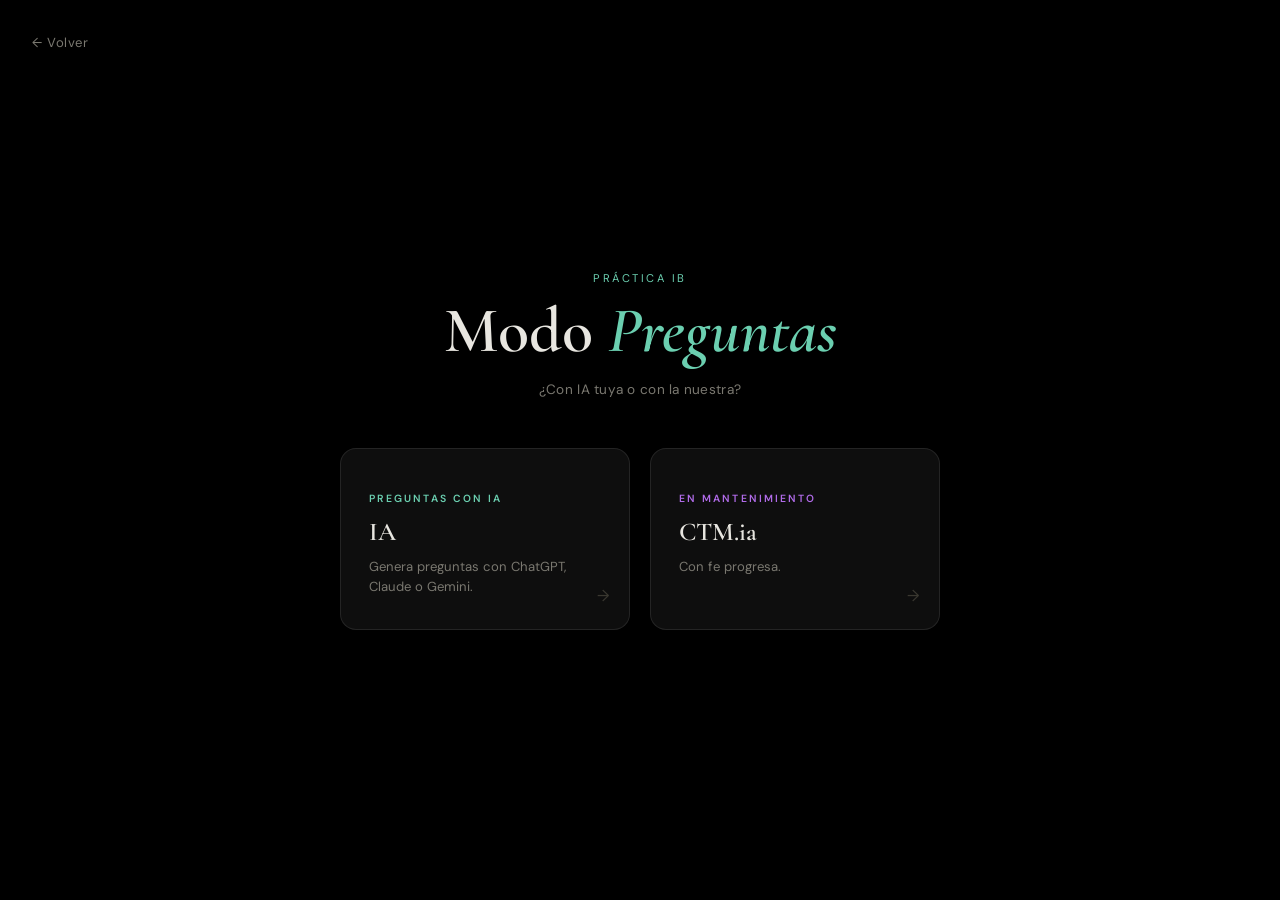
<file: preguntas.html>
<!DOCTYPE html>
<html lang="es">
<head>
  <meta charset="UTF-8" />
  <meta name="viewport" content="width=device-width, initial-scale=1.0" />
  <title>Práctica — CTM</title>
  <meta name="robots" content="noindex" />
  <link rel="preconnect" href="https://fonts.googleapis.com" />
  <link rel="preconnect" href="https://fonts.gstatic.com" crossorigin />
  <link href="https://fonts.googleapis.com/css2?family=Cormorant+Garamond:wght@300;400;600;700&family=DM+Sans:wght@300;400;500;600&display=swap" rel="stylesheet" />
  <link rel="stylesheet" href="css/style.css" />
  
  <style>

    .pq-hub-wrap {
      position: relative; z-index: 5;
      min-height: 100vh;
      display: flex; flex-direction: column;
      align-items: center; justify-content: center;
      padding: 3rem 2rem; gap: 3rem;
    }
    .pq-hub-header {
      text-align: center;
      opacity: 0;
      animation: fadeUp 0.6s ease forwards 0.1s;
    }
    .pq-hub-label {
      font-size: 0.7rem; letter-spacing: 0.22em;
      text-transform: uppercase; color: #6bcfb0;
      margin-bottom: 0.5rem;
    }
    .pq-hub-title {
      font-family: 'Cormorant Garamond', Georgia, serif;
      font-size: clamp(2.2rem, 6vw, 4rem);
      font-weight: 600; color: #e8e6e0; line-height: 1.1;
    }
    .pq-hub-title em { font-style: italic; color: #6bcfb0; }
    .pq-hub-sub {
      font-size: 0.85rem; color: #7a7870;
      margin-top: 0.75rem; letter-spacing: 0.02em;
    }
    .pq-hub-nav {
      display: grid; grid-template-columns: 1fr 1fr;
      gap: 1.25rem; width: 100%; max-width: 600px;
      opacity: 0; animation: fadeUp 0.7s ease forwards 0.3s;
    }
    .pq-btn {
      position: relative;
      display: flex; flex-direction: column;
      align-items: flex-start; gap: 0.6rem;
      padding: 2rem 1.75rem;
      background: #0e0e0e;
      border: 1px solid rgba(255,255,255,0.09);
      border-radius: 16px;
      text-decoration: none; color: inherit; overflow: hidden;
      transition: transform 0.3s ease, border-color 0.3s ease, box-shadow 0.3s ease;
    }
    .pq-btn:hover { transform: translateY(-5px); box-shadow: 0 20px 50px rgba(0,0,0,0.5); }
    .pq-btn-a:hover { border-color: #6bcfb0; }
    .pq-btn-b:hover { border-color: #b06be8; }
    .pq-btn::before {
      content: ''; position: absolute;
      left: 0; top: 15%; bottom: 15%; width: 3px;
      border-radius: 0 3px 3px 0; opacity: 0;
      transition: opacity 0.3s ease, top 0.3s ease, bottom 0.3s ease;
    }
    .pq-btn-a::before { background: #6bcfb0; }
    .pq-btn-b::before { background: #b06be8; }
    .pq-btn:hover::before { opacity: 1; top: 8%; bottom: 8%; }
    .pq-btn-icon { font-size: 2rem; line-height: 1; }
    .pq-btn-tag {
      font-size: 0.65rem; letter-spacing: 0.2em;
      text-transform: uppercase; font-weight: 600;
    }
    .pq-btn-a .pq-btn-tag { color: #6bcfb0; }
    .pq-btn-b .pq-btn-tag { color: #b06be8; }
    .pq-btn-title {
      font-family: 'Cormorant Garamond', Georgia, serif;
      font-size: 1.6rem; font-weight: 600;
      color: #e8e6e0; line-height: 1.2;
      transition: color 0.3s ease;
    }
    .pq-btn-a:hover .pq-btn-title { color: #6bcfb0; }
    .pq-btn-b:hover .pq-btn-title { color: #b06be8; }
    .pq-btn-desc { font-size: 0.82rem; color: #7a7870; line-height: 1.5; }
    .pq-btn-arrow {
      position: absolute; bottom: 1.25rem; right: 1.25rem;
      font-size: 1rem; color: #3a3830;
      transition: transform 0.3s ease, color 0.3s ease;
    }
    .pq-btn-a:hover .pq-btn-arrow { transform: translate(3px,-3px); color: #6bcfb0; }
    .pq-btn-b:hover .pq-btn-arrow { transform: translate(3px,-3px); color: #b06be8; }
    .back-link {
      position: absolute; 
      top: 2rem; 
      left: 2rem;
      z-index: 100; /* Lo pone por encima de todo */
      color: #7a7870; 
      font-size: 0.82rem; 
      text-decoration: none;
      letter-spacing: 0.04em; 
      transition: color 0.2s;
      opacity: 1; /* Lo hace visible inmediatamente */
    }
    .back-link:hover { color: #fff; }
    @media (max-width: 520px) {
      .pq-hub-nav { grid-template-columns: 1fr; max-width: 320px; }
      .back-link { position: static; margin-bottom: 1rem; }
    }

  </style>

</head>
<body>
  <div class="bg-grid"></div>
  <div class="bg-orb orb-1"></div>
  <div class="bg-orb orb-2"></div>
  <div class="bg-orb orb-3"></div>

  <a href="general.html" class="back-link">← Volver</a>

  <div class="pq-hub-wrap">
    <div class="pq-hub-header">
      <p class="pq-hub-label">Práctica IB</p>
      <h1 class="pq-hub-title">Modo <em>Preguntas</em></h1>
      <p class="pq-hub-sub">¿Con IA tuya o con la nuestra?</p>
    </div>

    <nav class="pq-hub-nav">

      <a href="tuia.html" class="pq-btn pq-btn-a">
        <span class="pq-btn-icon"></span>
        <span class="pq-btn-tag">Preguntas con IA</span>
        <h2 class="pq-btn-title">IA</h2>
        <p class="pq-btn-desc">Genera preguntas con ChatGPT, Claude o Gemini.</p>
        <span class="pq-btn-arrow">→</span>
      </a>

      <a href="miia.html" class="pq-btn pq-btn-b">
        <span class="pq-btn-icon"></span>
        <span class="pq-btn-tag">En mantenimiento</span>
        <h2 class="pq-btn-title">CTM.ia</h2>
        <p class="pq-btn-desc">Con fe progresa.</p>
        <span class="pq-btn-arrow">→</span>
      </a>

    </nav>
  </div>
</body>
</html>
</file>
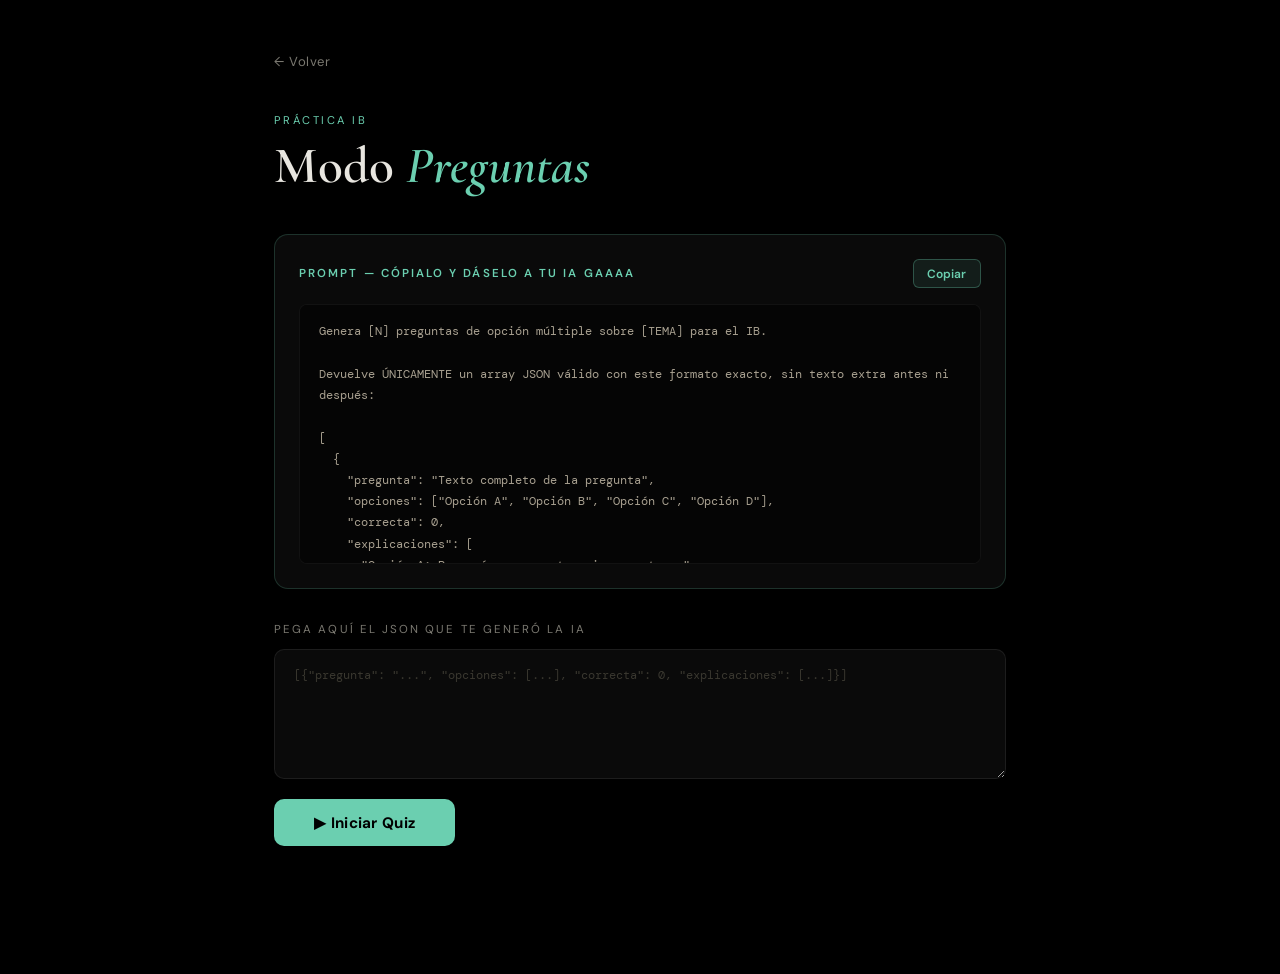
<file: tuia.html>
<!DOCTYPE html>
<html lang="es">
<head>
  <meta charset="UTF-8" />
  <meta name="viewport" content="width=device-width, initial-scale=1.0" />
  <title>Preguntas — CTM</title>
  <meta name="robots" content="noindex" />

  <link rel="preconnect" href="https://fonts.googleapis.com" />
  <link rel="preconnect" href="https://fonts.gstatic.com" crossorigin />
  <link href="https://fonts.googleapis.com/css2?family=Cormorant+Garamond:wght@300;400;600;700&family=DM+Sans:wght@300;400;500;600&family=DM+Mono:wght@400;500&display=swap" rel="stylesheet" />
  <link rel="stylesheet" href="css/style.css" />

  <style>
    /* ─────────────────────────────────────────
       VARIABLES EXTRA
    ───────────────────────────────────────── */
    :root {
      --green:  #6be8a8;
      --red:    #e86b6b;
      --blue:   #4a8fe8;
      --mono:   'DM Mono', monospace;
    }

    /* ─────────────────────────────────────────
       LAYOUT BASE
    ───────────────────────────────────────── */
    .pq-wrap {
      position: relative;
      z-index: 5;
      max-width: 780px;
      margin: 0 auto;
      padding: 3rem 1.5rem 5rem;
    }

    /* Back link */
    .back-link {
      display: inline-flex;
      align-items: center;
      gap: 0.4rem;
      color: #7a7870;
      font-size: 0.82rem;
      text-decoration: none;
      margin-bottom: 2.5rem;
      transition: color 0.2s;
      letter-spacing: 0.04em;
    }
    .back-link:hover { color: #fff; }

    /* ─────────────────────────────────────────
       HEADER
    ───────────────────────────────────────── */
    .pq-header {
      margin-bottom: 2.5rem;
      opacity: 0;
      animation: fadeUp 0.6s ease forwards 0.1s;
    }

    .pq-label {
      font-size: 0.7rem;
      letter-spacing: 0.22em;
      text-transform: uppercase;
      color: #6bcfb0;
      margin-bottom: 0.5rem;
    }

    .pq-title {
      font-family: 'Cormorant Garamond', Georgia, serif;
      font-size: clamp(2rem, 5vw, 3.2rem);
      font-weight: 600;
      color: #e8e6e0;
      line-height: 1.1;
    }

    .pq-title em { font-style: italic; color: #6bcfb0; }

    /* ─────────────────────────────────────────
       PROMPT BOX (instrucciones para la IA)
    ───────────────────────────────────────── */
    .prompt-section {
      background: #0a0a0a;
      border: 1px solid rgba(107,207,176,0.2);
      border-radius: 14px;
      padding: 1.5rem;
      margin-bottom: 2rem;
      opacity: 0;
      animation: fadeUp 0.6s ease forwards 0.2s;
    }

    .prompt-header {
      display: flex;
      align-items: center;
      justify-content: space-between;
      margin-bottom: 1rem;
      gap: 1rem;
    }

    .prompt-title {
      font-size: 0.72rem;
      letter-spacing: 0.18em;
      text-transform: uppercase;
      color: #6bcfb0;
      font-weight: 600;
    }

    .copy-btn {
      background: rgba(107,207,176,0.1);
      border: 1px solid rgba(107,207,176,0.3);
      color: #6bcfb0;
      font-family: 'DM Sans', sans-serif;
      font-size: 0.75rem;
      font-weight: 600;
      padding: 0.35rem 0.85rem;
      border-radius: 6px;
      cursor: pointer;
      transition: all 0.2s;
      white-space: nowrap;
      flex-shrink: 0;
    }
    .copy-btn:hover { background: rgba(107,207,176,0.2); }
    .copy-btn.copied { background: rgba(107,232,168,0.2); color: var(--green); }

    .prompt-box {
      background: #050505;
      border: 1px solid rgba(255,255,255,0.05);
      border-radius: 8px;
      padding: 1rem 1.2rem;
      font-family: 'DM Mono', monospace;
      font-size: 0.78rem;
      color: #a8a090;
      line-height: 1.7;
      white-space: pre-wrap;
      word-break: break-word;
      max-height: 260px;
      overflow-y: auto;
      user-select: all;
    }

    .prompt-box::-webkit-scrollbar { width: 4px; }
    .prompt-box::-webkit-scrollbar-track { background: transparent; }
    .prompt-box::-webkit-scrollbar-thumb { background: rgba(255,255,255,0.1); border-radius: 2px; }

    /* ─────────────────────────────────────────
       PASTE AREA
    ───────────────────────────────────────── */
    .paste-section {
      margin-bottom: 1.5rem;
      opacity: 0;
      animation: fadeUp 0.6s ease forwards 0.3s;
    }

    .paste-label {
      font-size: 0.72rem;
      letter-spacing: 0.18em;
      text-transform: uppercase;
      color: #7a7870;
      margin-bottom: 0.6rem;
      display: block;
    }

    #json-input {
      width: 100%;
      min-height: 130px;
      background: #0a0a0a;
      border: 1px solid rgba(255,255,255,0.08);
      border-radius: 10px;
      color: #e8e6e0;
      font-family: 'DM Mono', monospace;
      font-size: 0.78rem;
      padding: 1rem 1.2rem;
      resize: vertical;
      outline: none;
      transition: border-color 0.2s;
      line-height: 1.6;
    }
    #json-input:focus { border-color: #6bcfb0; }
    #json-input::placeholder { color: #3a3830; }

    .start-btn {
      margin-top: 0.75rem;
      background: #6bcfb0;
      color: #000;
      border: none;
      padding: 0.85rem 2.5rem;
      border-radius: 10px;
      font-family: 'DM Sans', sans-serif;
      font-weight: 700;
      font-size: 0.95rem;
      cursor: pointer;
      transition: opacity 0.2s, transform 0.2s;
      letter-spacing: 0.02em;
    }
    .start-btn:hover { opacity: 0.85; transform: translateY(-2px); }

    .parse-error {
      color: var(--red);
      font-size: 0.82rem;
      margin-top: 0.5rem;
      min-height: 1.2em;
    }

    /* ─────────────────────────────────────────
       QUIZ
    ───────────────────────────────────────── */
    #quiz-section { display: none; }

    /* Progress bar */
    .quiz-meta {
      display: flex;
      align-items: center;
      justify-content: space-between;
      margin-bottom: 1.25rem;
    }

    .quiz-counter {
      font-size: 0.78rem;
      color: #7a7870;
      font-family: 'DM Mono', monospace;
      letter-spacing: 0.08em;
    }

    .quiz-score-badge {
      font-size: 0.78rem;
      color: #7a7870;
      font-family: 'DM Mono', monospace;
    }
    .quiz-score-badge span { color: var(--green); }

    .progress-bar-wrap {
      height: 3px;
      background: rgba(255,255,255,0.06);
      border-radius: 2px;
      margin-bottom: 2rem;
      overflow: hidden;
    }

    .progress-bar-fill {
      height: 100%;
      background: #6bcfb0;
      border-radius: 2px;
      transition: width 0.4s ease;
      width: 0%;
    }

    /* Question card */
    .question-card {
      background: #0e0e0e;
      border: 1px solid rgba(255,255,255,0.07);
      border-radius: 16px;
      padding: 2rem;
      margin-bottom: 1.25rem;
    }

    .question-num {
      font-size: 0.68rem;
      letter-spacing: 0.2em;
      text-transform: uppercase;
      color: #6bcfb0;
      margin-bottom: 0.75rem;
      font-weight: 600;
    }

    .question-text {
      font-family: 'Cormorant Garamond', Georgia, serif;
      font-size: 1.45rem;
      font-weight: 600;
      color: #e8e6e0;
      line-height: 1.4;
    }

    /* Options */
    .options-grid {
      display: flex;
      flex-direction: column;
      gap: 0.65rem;
      margin-bottom: 1rem;
    }

    .option-btn {
      display: flex;
      align-items: flex-start;
      gap: 0.85rem;
      background: #0a0a0a;
      border: 1.5px solid rgba(255,255,255,0.07);
      border-radius: 10px;
      padding: 0.9rem 1.1rem;
      cursor: pointer;
      text-align: left;
      color: #e8e6e0;
      font-family: 'DM Sans', sans-serif;
      font-size: 0.9rem;
      line-height: 1.5;
      transition: border-color 0.2s, background 0.2s, transform 0.15s;
      width: 100%;
    }

    .option-btn:not(:disabled):hover {
      border-color: rgba(107,207,176,0.4);
      background: rgba(107,207,176,0.04);
      transform: translateX(3px);
    }

    .option-btn:disabled { cursor: default; }

    .option-letter {
      font-family: 'DM Mono', monospace;
      font-size: 0.72rem;
      font-weight: 500;
      color: #4a4840;
      background: rgba(255,255,255,0.04);
      border-radius: 5px;
      padding: 0.15rem 0.4rem;
      flex-shrink: 0;
      margin-top: 0.1rem;
      transition: all 0.2s;
    }

    /* States */
    .option-btn.correct {
      border-color: var(--green);
      background: rgba(107,232,168,0.08);
    }
    .option-btn.correct .option-letter {
      background: var(--green);
      color: #000;
    }

    .option-btn.wrong {
      border-color: var(--red);
      background: rgba(232,107,107,0.08);
    }
    .option-btn.wrong .option-letter {
      background: var(--red);
      color: #000;
    }

    .option-btn.revealed {
      border-color: rgba(255,255,255,0.04);
      opacity: 0.45;
    }

    /* Explanation box */
    .explanation-box {
      display: none;
      background: #050505;
      border-radius: 10px;
      padding: 1rem 1.25rem;
      margin-top: 0.5rem;
      font-size: 0.85rem;
      line-height: 1.65;
      border-left: 3px solid;
      animation: fadeUp 0.3s ease;
    }

    .explanation-box.show { display: block; }

    .explanation-box.correct-exp {
      border-color: var(--green);
      color: #9ee8c5;
    }

    .explanation-box.wrong-exp {
      border-color: var(--red);
      color: #e8a0a0;
    }

    .exp-tag {
      font-size: 0.68rem;
      letter-spacing: 0.15em;
      text-transform: uppercase;
      font-weight: 700;
      margin-bottom: 0.4rem;
      display: block;
    }

    .correct-exp .exp-tag { color: var(--green); }
    .wrong-exp   .exp-tag { color: var(--red); }

    /* Next button */
    .next-btn {
      display: none;
      background: transparent;
      border: 1.5px solid rgba(255,255,255,0.12);
      color: #e8e6e0;
      font-family: 'DM Sans', sans-serif;
      font-size: 0.9rem;
      font-weight: 500;
      padding: 0.8rem 2rem;
      border-radius: 10px;
      cursor: pointer;
      transition: all 0.2s;
      margin-top: 0.5rem;
    }
    .next-btn:hover { border-color: #6bcfb0; color: #6bcfb0; transform: translateX(4px); }

    /* ─────────────────────────────────────────
       RESULTS
    ───────────────────────────────────────── */
    #results-section {
      display: none;
      text-align: center;
      padding: 3rem 1rem;
      animation: fadeUp 0.6s ease;
    }

    .results-emoji { font-size: 4rem; margin-bottom: 1rem; }

    .results-title {
      font-family: 'Cormorant Garamond', Georgia, serif;
      font-size: 2.5rem;
      font-weight: 600;
      color: #e8e6e0;
      margin-bottom: 0.5rem;
    }

    .results-score {
      font-family: 'DM Mono', monospace;
      font-size: 3.5rem;
      font-weight: 500;
      margin: 1rem 0;
    }

    .results-sub {
      font-size: 0.9rem;
      color: #7a7870;
      margin-bottom: 2rem;
    }

    .results-restart {
      background: #6bcfb0;
      color: #000;
      border: none;
      padding: 0.85rem 2.5rem;
      border-radius: 10px;
      font-family: 'DM Sans', sans-serif;
      font-weight: 700;
      font-size: 0.95rem;
      cursor: pointer;
      transition: opacity 0.2s;
      margin-right: 0.75rem;
    }
    .results-restart:hover { opacity: 0.85; }

    .results-back {
      background: transparent;
      border: 1px solid rgba(255,255,255,0.1);
      color: #7a7870;
      padding: 0.85rem 2rem;
      border-radius: 10px;
      font-family: 'DM Sans', sans-serif;
      font-size: 0.9rem;
      cursor: pointer;
      text-decoration: none;
      transition: all 0.2s;
      display: inline-block;
    }
    .results-back:hover { border-color: #fff; color: #fff; }
  </style>
</head>
<body>

  <div class="bg-grid"></div>
  <div class="bg-orb orb-1"></div>
  <div class="bg-orb orb-2"></div>
  <div class="bg-orb orb-3"></div>

  <div class="pq-wrap">

    <a href="preguntas.html" class="back-link">← Volver</a>

    <!-- Header -->
    <div class="pq-header">
      <p class="pq-label">Práctica IB</p>
      <h1 class="pq-title">Modo <em>Preguntas</em></h1>
    </div>

    <!-- ══════════════════════════════════════
         PROMPT PARA LA IA
    ══════════════════════════════════════ -->
    <div class="prompt-section">
      <div class="prompt-header">
        <span class="prompt-title"> Prompt — cópialo y dáselo a tu IA gaaaa</span>
        <button class="copy-btn" id="copy-prompt-btn" onclick="copyPrompt()">Copiar</button>
      </div>
      <div class="prompt-box" id="prompt-text">Genera [N] preguntas de opción múltiple sobre [TEMA] para el IB.

Devuelve ÚNICAMENTE un array JSON válido con este formato exacto, sin texto extra antes ni después:

[
  {
    "pregunta": "Texto completo de la pregunta",
    "opciones": ["Opción A", "Opción B", "Opción C", "Opción D"],
    "correcta": 0,
    "explicaciones": [
      "Opción A: Por qué es correcta o incorrecta...",
      "Opción B: Por qué es correcta o incorrecta...",
      "Opción C: Por qué es correcta o incorrecta...",
      "Opción D: Por qué es correcta o incorrecta..."
    ]
  }
]

Reglas:
- "correcta" es el índice (0, 1, 2 o 3) de la opción correcta.
- "explicaciones" tiene 4 elementos, uno por opción, explicando por qué es correcta o incorrecta.
- Las opciones incorrectas deben ser plausibles pero claramente erróneas.
- Responde SOLO con el JSON, nada más.</div>
    </div>

    <!-- ══════════════════════════════════════
         PEGAR JSON
    ══════════════════════════════════════ -->
    <div class="paste-section" id="paste-section">
      <label class="paste-label" for="json-input">Pega aquí el JSON que te generó la IA</label>
      <textarea
        id="json-input"
        placeholder='[{"pregunta": "...", "opciones": [...], "correcta": 0, "explicaciones": [...]}]'
        spellcheck="false"
      ></textarea>
      <br/>
      <button class="start-btn" onclick="startQuiz()">▶ Iniciar Quiz</button>
      <p class="parse-error" id="parse-error"></p>
    </div>

    <!-- ══════════════════════════════════════
         QUIZ
    ══════════════════════════════════════ -->
    <div id="quiz-section">

      <div class="quiz-meta">
        <span class="quiz-counter" id="quiz-counter">Pregunta 1 / 10</span>
        <span class="quiz-score-badge">Correctas: <span id="score-display">0</span></span>
      </div>

      <div class="progress-bar-wrap">
        <div class="progress-bar-fill" id="progress-bar"></div>
      </div>

      <div class="question-card">
        <p class="question-num" id="question-num">Pregunta 1</p>
        <p class="question-text" id="question-text">—</p>
      </div>

      <div class="options-grid" id="options-grid"></div>

      <div class="explanation-box" id="explanation-box">
        <span class="exp-tag" id="exp-tag">—</span>
        <span id="exp-text">—</span>
      </div>

      <button class="next-btn" id="next-btn" onclick="nextQuestion()">
        Siguiente →
      </button>

    </div>

    <!-- ══════════════════════════════════════
         RESULTADOS
    ══════════════════════════════════════ -->
    <div id="results-section">
      <div class="results-emoji" id="results-emoji"></div>
      <h2 class="results-title" id="results-title">¡Ya estas ready!</h2>
      <div class="results-score" id="results-score-text">—</div>
      <p class="results-sub" id="results-sub">—</p>
      <button class="results-restart" onclick="restartQuiz()">Intentar de nuevo</button>
      <a href="general.html" class="results-back">← Inicio</a>
    </div>

  </div>

  <script>
    // ── Variables del quiz ─────────────────────────────────
    let questions    = [];
    let currentIndex = 0;
    let score        = 0;
    const LETTERS    = ['A', 'B', 'C', 'D'];

    // ── Copiar el prompt ───────────────────────────────────
    function copyPrompt() {
      const text = document.getElementById('prompt-text').innerText;
      navigator.clipboard.writeText(text).then(() => {
        const btn = document.getElementById('copy-prompt-btn');
        btn.textContent = '✓ Copiado';
        btn.classList.add('copied');
        setTimeout(() => {
          btn.textContent = 'Copiar';
          btn.classList.remove('copied');
        }, 2000);
      });
    }

    // ── Iniciar quiz ───────────────────────────────────────
    function startQuiz() {
      const raw       = document.getElementById('json-input').value.trim();
      const errorEl   = document.getElementById('parse-error');
      errorEl.textContent = '';

      if (!raw) {
        errorEl.textContent = 'Pega el JSON primero.';
        return;
      }

      let parsed;
      try {
        parsed = JSON.parse(raw);
      } catch (e) {
        errorEl.textContent = `JSON inválido: ${e.message}`;
        return;
      }

      if (!Array.isArray(parsed) || parsed.length === 0) {
        errorEl.textContent = 'El JSON debe ser un array con al menos una pregunta.';
        return;
      }

      // Validar estructura básica
      for (let i = 0; i < parsed.length; i++) {
        const q = parsed[i];
        if (!q.pregunta || !Array.isArray(q.opciones) || q.opciones.length < 2 ||
            typeof q.correcta !== 'number' || !Array.isArray(q.explicaciones)) {
          errorEl.textContent = `Pregunta ${i+1} tiene formato incorrecto. Revisa el JSON.`;
          return;
        }
      }

      questions    = parsed;
      currentIndex = 0;
      score        = 0;

      document.getElementById('paste-section').style.display = 'none';
      document.getElementById('quiz-section').style.display  = 'block';
      document.getElementById('score-display').textContent   = '0';

      renderQuestion();
    }

    // ── Renderizar pregunta ────────────────────────────────
    function renderQuestion() {
      const q         = questions[currentIndex];
      const total     = questions.length;
      const optGrid   = document.getElementById('options-grid');
      const expBox    = document.getElementById('explanation-box');
      const nextBtn   = document.getElementById('next-btn');

      // Actualizar meta
      document.getElementById('quiz-counter').textContent  = `Pregunta ${currentIndex + 1} / ${total}`;
      document.getElementById('question-num').textContent  = `Pregunta ${currentIndex + 1}`;
      document.getElementById('question-text').textContent = q.pregunta;
      document.getElementById('progress-bar').style.width  = `${(currentIndex / total) * 100}%`;

      // Reset
      expBox.className   = 'explanation-box';
      expBox.style.display = 'none';
      nextBtn.style.display = 'none';
      optGrid.innerHTML  = '';

      // Renderizar opciones
      q.opciones.forEach((text, i) => {
        const btn = document.createElement('button');
        btn.className = 'option-btn';
        btn.innerHTML = `<span class="option-letter">${LETTERS[i]}</span><span>${text}</span>`;
        btn.addEventListener('click', () => handleAnswer(i));
        optGrid.appendChild(btn);
      });
    }

    // ── Manejar respuesta ──────────────────────────────────
    function handleAnswer(chosen) {
      const q       = questions[currentIndex];
      const optBtns = document.querySelectorAll('.option-btn');
      const expBox  = document.getElementById('explanation-box');
      const expTag  = document.getElementById('exp-tag');
      const expText = document.getElementById('exp-text');
      const nextBtn = document.getElementById('next-btn');

      // Deshabilitar todos
      optBtns.forEach(b => b.disabled = true);

      const isCorrect = chosen === q.correcta;
      if (isCorrect) score++;
      document.getElementById('score-display').textContent = score;

      // Colorear opciones
      optBtns.forEach((btn, i) => {
        if (i === q.correcta) {
          btn.classList.add('correct');
        } else if (i === chosen && !isCorrect) {
          btn.classList.add('wrong');
        } else {
          btn.classList.add('revealed');
        }
      });

      // Explicación de la opción elegida
      const expForChosen = q.explicaciones[chosen] || '—';

      if (isCorrect) {
        expBox.className     = 'explanation-box correct-exp show';
        expTag.textContent   = '✓ Correcto';
        expText.textContent  = expForChosen;
      } else {
        expBox.className     = 'explanation-box wrong-exp show';
        expTag.textContent   = `✗ Incorrecto — la correcta era ${LETTERS[q.correcta]}`;
        // Mostrar por qué la elegida estaba mal + por qué la correcta es correcta
        const expCorrect = q.explicaciones[q.correcta] || '—';
        expText.innerHTML = `<strong>Tu opción (${LETTERS[chosen]}):</strong> ${expForChosen}<br/><br/><strong style="color:#6be8a8">Correcta (${LETTERS[q.correcta]}):</strong> ${expCorrect}`;
      }

      expBox.style.display = 'block';
      nextBtn.style.display = 'block';
      nextBtn.textContent   = currentIndex < questions.length - 1 ? 'Siguiente →' : 'Ver resultados →';
    }

    // ── Siguiente pregunta ─────────────────────────────────
    function nextQuestion() {
      currentIndex++;
      if (currentIndex >= questions.length) {
        showResults();
      } else {
        renderQuestion();
        window.scrollTo({ top: 0, behavior: 'smooth' });
      }
    }

    // ── Resultados ─────────────────────────────────────────
    function showResults() {
      document.getElementById('quiz-section').style.display     = 'none';
      document.getElementById('results-section').style.display  = 'block';

      const total   = questions.length;
      const pct     = Math.round((score / total) * 100);

      let emoji, title, sub;

      if (pct === 100) {
        emoji = '🤯'; title = '¡Perfecto!'; sub = 'Brutal cero errores';
      } else if (pct >= 80) {
        emoji = ''; title = '¡Muy bien!'; sub = 'Casi. Revisa las que fallaste.';
      } else if (pct >= 60) {
        emoji = ''; title = 'Bien, pero...'; sub = 'Hay cositas que repasar.';
      } else if (pct >= 40) {
        emoji = '💩'; title = 'Tamos graves'; sub = 'Se nota que es antes de repasar';
      } else {
        emoji = '💀'; title = 'Preocupate...'; sub = 'El tiempo es relativo';
      }

      document.getElementById('results-emoji').textContent = emoji;
      document.getElementById('results-title').textContent = title;
      document.getElementById('results-sub').textContent   = sub;
      document.getElementById('results-score-text').innerHTML =
        `<span style="color:var(--green)">${score}</span> / ${total}`;
      document.getElementById('results-score-text').style.color = pct >= 60 ? 'var(--green)' : 'var(--red)';

      // Progress bar al 100%
      document.getElementById('progress-bar').style.width = '100%';

      window.scrollTo({ top: 0, behavior: 'smooth' });
    }

    // ── Reiniciar ──────────────────────────────────────────
    function restartQuiz() {
      currentIndex = 0;
      score        = 0;

      document.getElementById('results-section').style.display = 'none';
      document.getElementById('quiz-section').style.display    = 'block';
      document.getElementById('score-display').textContent     = '0';

      renderQuestion();
    }
  </script>
</body>
</html>
</file>
<file: css/style.css>
/* =========================================
   IB TOOLKIT — css/style.css
   Aesthetic: Academic Noir + Gold Accents
   ========================================= */

/* --- CSS Variables --- */
:root {
  --bg:         #000000;
  --bg2:        #080808;
  --surface:    #0e0e0e;
  --border:     rgba(0, 0, 0);
  --gold:       #fff;
  --gold-light: #fff;
  --gold-dim:   rgb(0, 0, 0);
  --text:       #e8e6e0;
  --text-muted: #ffffff;
  --text-dim:   #000000;
  --accent1:    #4a8fe8;  /* blue  */
  --accent2:    #6bcfb0;  /* teal  */
  --accent3:    #e86b6b;  /* red   */
  --accent4:    #b06be8;  /* violet*/
  --accent5:    #fff;  /* amber */
  --accent6:    #6be8a8;  /* green */
  --accent7:    #fff;  /* yellow*/
  --radius:     16px;
  --font-display: 'Cormorant Garamond', Georgia, serif;
  --font-body:    'DM Sans', sans-serif;
}

/* --- Reset & Base --- */
*, *::before, *::after { box-sizing: border-box; margin: 0; padding: 0; }

html { scroll-behavior: smooth; }

body {
  background-color: var(--bg);
  color: var(--text);
  font-family: var(--font-body);
  font-size: 16px;
  line-height: 1.6;
  overflow-x: hidden;
  min-height: 100vh;
}

/* --- Background Decorations --- */
.bg-grid {
  position: fixed;
  inset: 0;
  background-image:
    linear-gradient(rgba(0, 0, 0) 1px, transparent 1px),
    linear-gradient(90deg, rgba(0, 0, 0) 1px, transparent 1px);
  background-size: 60px 60px;
  pointer-events: none;
  z-index: 0;
}

.bg-orb {
  position: fixed;
  border-radius: 50%;
  filter: blur(120px);
  pointer-events: none;
  z-index: 0;
}
.orb-1 {
  width: 600px; height: 600px;
  background: rgba(0, 0, 0);
  top: -200px; left: -200px;
}
.orb-2 {
  width: 500px; height: 500px;
  background: rgba(0, 0, 0);
  bottom: 10%; right: -150px;
}
.orb-3 {
  width: 400px; height: 400px;
  background: rgba(0, 0, 0);
  top: 50%; left: 40%;
}

/* --- Header --- */
.site-header {
  position: relative;
  z-index: 10;
  padding: 2rem 2.5rem 1.5rem;
  border-bottom: 1px solid var(--border);
  backdrop-filter: blur(12px);
  background: rgba(0, 0, 0);
  display: flex;
  justify-content: center;
}

.header-inner {
  display: flex;
  align-items: center;
  gap: 1.5rem;
  max-width: 1100px;
  width: 100%;
  justify-content: space-between;
}

.logo {
  display: flex;
  align-items: baseline;
  gap: 0.4rem;
}

.logo-mark {
  font-family: var(--font-display);
  font-size: 1.8rem;
  font-weight: 700;
  color: var(--gold);
  letter-spacing: -0.02em;
  line-height: 1;
  padding: 0.2rem 0.55rem;
  border: 2px solid var(--gold);
  border-radius: 6px;
}

.logo-text {
  font-family: var(--font-display);
  font-size: 1.5rem;
  font-weight: 400;
  color: var(--text);
  letter-spacing: 0.05em;
}

.header-tagline {
  font-size: 0.8rem;
  color: var(--text-muted);
  letter-spacing: 0.12em;
  text-transform: uppercase;
}

/* --- Hero --- */
.hero {
  position: relative;
  z-index: 5;
  display: flex;
  justify-content: center;
  padding: 6rem 2.5rem 4rem;
}

.hero-inner {
  max-width: 700px;
  text-align: center;
}

.hero-label {
  font-size: 0.75rem;
  letter-spacing: 0.25em;
  text-transform: uppercase;
  color: var(--gold);
  margin-bottom: 1.2rem;
  opacity: 0;
  animation: fadeUp 0.6s ease forwards 0.1s;
}

.hero-title {
  font-family: var(--font-display);
  font-size: clamp(3rem, 7vw, 5.5rem);
  font-weight: 300;
  line-height: 1.1;
  letter-spacing: -0.02em;
  color: var(--text);
  margin-bottom: 1.5rem;
  opacity: 0;
  animation: fadeUp 0.7s ease forwards 0.25s;
}

.hero-title em {
  font-style: italic;
  color: var(--gold-light);
}

.hero-sub {
  font-size: 1rem;
  color: var(--text-muted);
  max-width: 500px;
  margin: 0 auto;
  line-height: 1.7;
  opacity: 0;
  animation: fadeUp 0.7s ease forwards 0.4s;
}

/* --- Tools Section --- */
.tools-section {
  position: relative;
  z-index: 5;
  padding: 2rem 2.5rem 6rem;
  display: flex;
  justify-content: center;
}

.tools-grid {
  display: grid;
  grid-template-columns: repeat(auto-fill, minmax(300px, 1fr));
  gap: 1.25rem;
  max-width: 1100px;
  width: 100%;
}

/* --- Tool Card --- */
.tool-card {
  position: relative;
  display: flex;
  flex-direction: column;
  gap: 1rem;
  padding: 1.75rem;
  background: var(--surface);
  border: 1px solid var(--border);
  border-radius: var(--radius);
  text-decoration: none;
  color: inherit;
  overflow: hidden;
  transition: transform 0.3s ease, border-color 0.3s ease, box-shadow 0.3s ease;
  opacity: 0;
  animation: fadeUp 0.6s ease forwards;
  cursor: pointer;
}

/* Staggered animation for cards */
.tool-card:nth-child(1) { animation-delay: 0.55s; }
.tool-card:nth-child(2) { animation-delay: 0.65s; }
.tool-card:nth-child(3) { animation-delay: 0.75s; }
.tool-card:nth-child(4) { animation-delay: 0.85s; }
.tool-card:nth-child(5) { animation-delay: 0.95s; }
.tool-card:nth-child(6) { animation-delay: 1.05s; }
.tool-card:nth-child(7) { animation-delay: 1.15s; }

/* Card accent colors per index */
.tool-card:nth-child(1) { --c: var(--accent1); }
.tool-card:nth-child(2) { --c: var(--accent2); }
.tool-card:nth-child(3) { --c: var(--accent3); }
.tool-card:nth-child(4) { --c: var(--accent4); }
.tool-card:nth-child(5) { --c: var(--accent5); }
.tool-card:nth-child(6) { --c: var(--accent6); }
.tool-card:nth-child(7) { --c: var(--accent7); }

.tool-card:hover {
  transform: translateY(-6px);
  border-color: var(--c);
  box-shadow: 0 20px 60px rgba(0, 0, 0), 0 0 40px rgba(0, 0, 0);
}

/* Wide card spans full row */
.tool-card--wide {
  grid-column: 1 / -1;
  flex-direction: row;
  align-items: center;
}

/* Card glow on hover */
.card-glow {
  position: absolute;
  inset: 0;
  border-radius: var(--radius);
  background: radial-gradient(ellipse at 20% 50%, var(--c, transparent), transparent 70%);
  opacity: 0;
  transition: opacity 0.4s ease;
  pointer-events: none;
}
.tool-card:hover .card-glow { opacity: 0.08; }

/* Left accent stripe */
.tool-card::before {
  content: '';
  position: absolute;
  left: 0;
  top: 20%;
  bottom: 20%;
  width: 3px;
  background: var(--c, var(--gold));
  border-radius: 0 3px 3px 0;
  opacity: 0;
  transition: opacity 0.3s ease, top 0.3s ease, bottom 0.3s ease;
}
.tool-card:hover::before {
  opacity: 1;
  top: 10%;
  bottom: 10%;
}

/* Card Icon */
.card-icon {
  font-size: 2rem;
  line-height: 1;
  flex-shrink: 0;
}

/* Card Body */
.card-body {
  flex: 1;
  display: flex;
  flex-direction: column;
  gap: 0.4rem;
}

.card-tag {
  font-size: 0.7rem;
  letter-spacing: 0.18em;
  text-transform: uppercase;
  color: var(--c, var(--gold));
  font-weight: 500;
}

.card-title {
  font-family: var(--font-display);
  font-size: 1.5rem;
  font-weight: 600;
  color: var(--text);
  line-height: 1.2;
  transition: color 0.3s ease;
}
.tool-card:hover .card-title { color: var(--c, var(--gold-light)); }

.card-desc {
  font-size: 0.875rem;
  color: var(--text-muted);
  line-height: 1.6;
  margin-top: 0.25rem;
}

/* Card Arrow */
.card-arrow {
  font-size: 1.2rem;
  color: var(--text-dim);
  transition: transform 0.3s ease, color 0.3s ease;
  align-self: flex-end;
  flex-shrink: 0;
}
.tool-card:hover .card-arrow {
  transform: translate(4px, -4px);
  color: var(--c, var(--gold));
}

/* Wide card overrides */
.tool-card--wide .card-icon { font-size: 2.5rem; }
.tool-card--wide .card-title { font-size: 1.8rem; }
.tool-card--wide .card-arrow { align-self: center; font-size: 1.5rem; }

/* --- Footer --- */
.site-footer {
  position: relative;
  z-index: 5;
  text-align: center;
  padding: 2rem;
  border-top: 1px solid var(--border);
  font-size: 0.8rem;
  color: var(--text-dim);
  letter-spacing: 0.05em;
}

/* --- Animations --- */
@keyframes fadeUp {
  from { opacity: 0; transform: translateY(24px); }
  to   { opacity: 1; transform: translateY(0); }
}

/* --- Responsive --- */
@media (max-width: 700px) {
  .header-tagline { display: none; }
  .hero { padding: 4rem 1.5rem 2.5rem; }
  .tools-section { padding: 1.5rem 1.25rem 4rem; }
  .tools-grid { grid-template-columns: 1fr; }
  .tool-card--wide { flex-direction: column; }
  .hero-title { font-size: 2.8rem; }
}

/* =========================================
   CAPTCHA — Backyardigans
   ========================================= */

/* Bloquear scroll mientras el captcha está activo */
body.locked { overflow: hidden; }

.captcha-overlay {
  position: fixed;
  inset: 0;
  z-index: 9999;
  background: rgba(0, 0, 0);
  backdrop-filter: blur(16px);
  display: flex;
  align-items: center;
  justify-content: center;
  animation: captchaIn 0.5s ease;
}

.captcha-overlay.captcha-exit {
  animation: captchaOut 0.5s ease forwards;
}

@keyframes captchaIn  { from { opacity: 0; } to { opacity: 1; } }
@keyframes captchaOut { from { opacity: 1; } to { opacity: 0; transform: scale(1.04); } }

.captcha-box {
  background: var(--surface);
  border: 1px solid var(--border);
  border-radius: 20px;
  padding: 2.5rem 2rem;
  max-width: 540px;
  width: calc(100% - 2rem);
  text-align: center;
  box-shadow: 0 40px 100px rgba(0, 0, 0);
  animation: boxIn 0.5s cubic-bezier(.34,1.56,.64,1);
}

@keyframes boxIn {
  from { opacity: 0; transform: scale(0.88) translateY(20px); }
  to   { opacity: 1; transform: scale(1) translateY(0); }
}

.captcha-box.shake {
  animation: shake 0.4s ease;
}

@keyframes shake {
  0%, 100% { transform: translateX(0); }
  20%       { transform: translateX(-10px); }
  40%       { transform: translateX(10px); }
  60%       { transform: translateX(-7px); }
  80%       { transform: translateX(7px); }
}

.captcha-logo {
  display: flex;
  align-items: center;
  justify-content: center;
  gap: 0.5rem;
  margin-bottom: 1.5rem;
}

.captcha-instruction {
  font-size: 0.9rem;
  color: var(--text-muted);
  margin-bottom: 1.5rem;
  letter-spacing: 0.02em;
}

.captcha-question {
  font-family: var(--font-display);
  font-size: 1.6rem;
  font-weight: 600;
  color: var(--gold-light);
  margin-bottom: 1.5rem;
  min-height: 2.2rem;
}

.captcha-grid {
  display: grid;
  grid-template-columns: repeat(5, 1fr);
  gap: 0.6rem;
  margin-bottom: 1.2rem;
}

.captcha-char {
  background: var(--bg2);
  border: 2px solid var(--border);
  border-radius: 12px;
  padding: 0.5rem 0.3rem;
  cursor: pointer;
  transition: transform 0.2s ease, border-color 0.2s ease, background 0.2s ease;
  display: flex;
  flex-direction: column;
  align-items: center;
  gap: 0.4rem;
}

.captcha-char:hover {
  transform: translateY(-4px) scale(1.05);
  border-color: var(--gold);
  background: var(--surface);
}

.captcha-char img {
  width: 100%;
  aspect-ratio: 1;
  object-fit: cover;
  border-radius: 8px;
  pointer-events: none;
  user-select: none;
}

.captcha-char span {
  font-size: 0.68rem;
  color: var(--text-muted);
  font-weight: 500;
  letter-spacing: 0.04em;
}

.captcha-char.correct {
  border-color: #6be8a8;
  background: rgba(0, 0, 0);
  transform: scale(1.08);
}

.captcha-char.wrong {
  border-color: #e86b6b;
  background: rgba(0, 0, 0);
}

.captcha-feedback {
  min-height: 1.5rem;
  font-size: 0.88rem;
  margin-bottom: 1rem;
  transition: all 0.2s;
}

.captcha-feedback.success { color: #6be8a8; }
.captcha-feedback.error   { color: #e86b6b; }

.captcha-progress {
  display: flex;
  justify-content: center;
  gap: 0.5rem;
}

.dot {
  width: 8px;
  height: 8px;
  border-radius: 50%;
  background: var(--border);
  transition: background 0.3s ease, transform 0.3s ease;
}

.dot.active    { background: var(--gold); transform: scale(1.3); }
.dot.completed { background: #6be8a8; transform: scale(1); }

/* Hero title image */
.hero-title-img-wrap {
  margin-bottom: 1.5rem;
  opacity: 0;
  animation: fadeUp 0.7s ease forwards 0.25s;
}

.hero-title-img {
  max-width: 600px;
  width: 100%;
  height: auto;
  filter: drop-shadow(0 4px 24px rgba(0, 0, 0))
}

@media (max-width: 700px) {
  .captcha-grid { grid-template-columns: repeat(3, 1fr); }
  .captcha-char img { border-radius: 6px; }
  .captcha-question { font-size: 1.3rem; }
}
</file>
